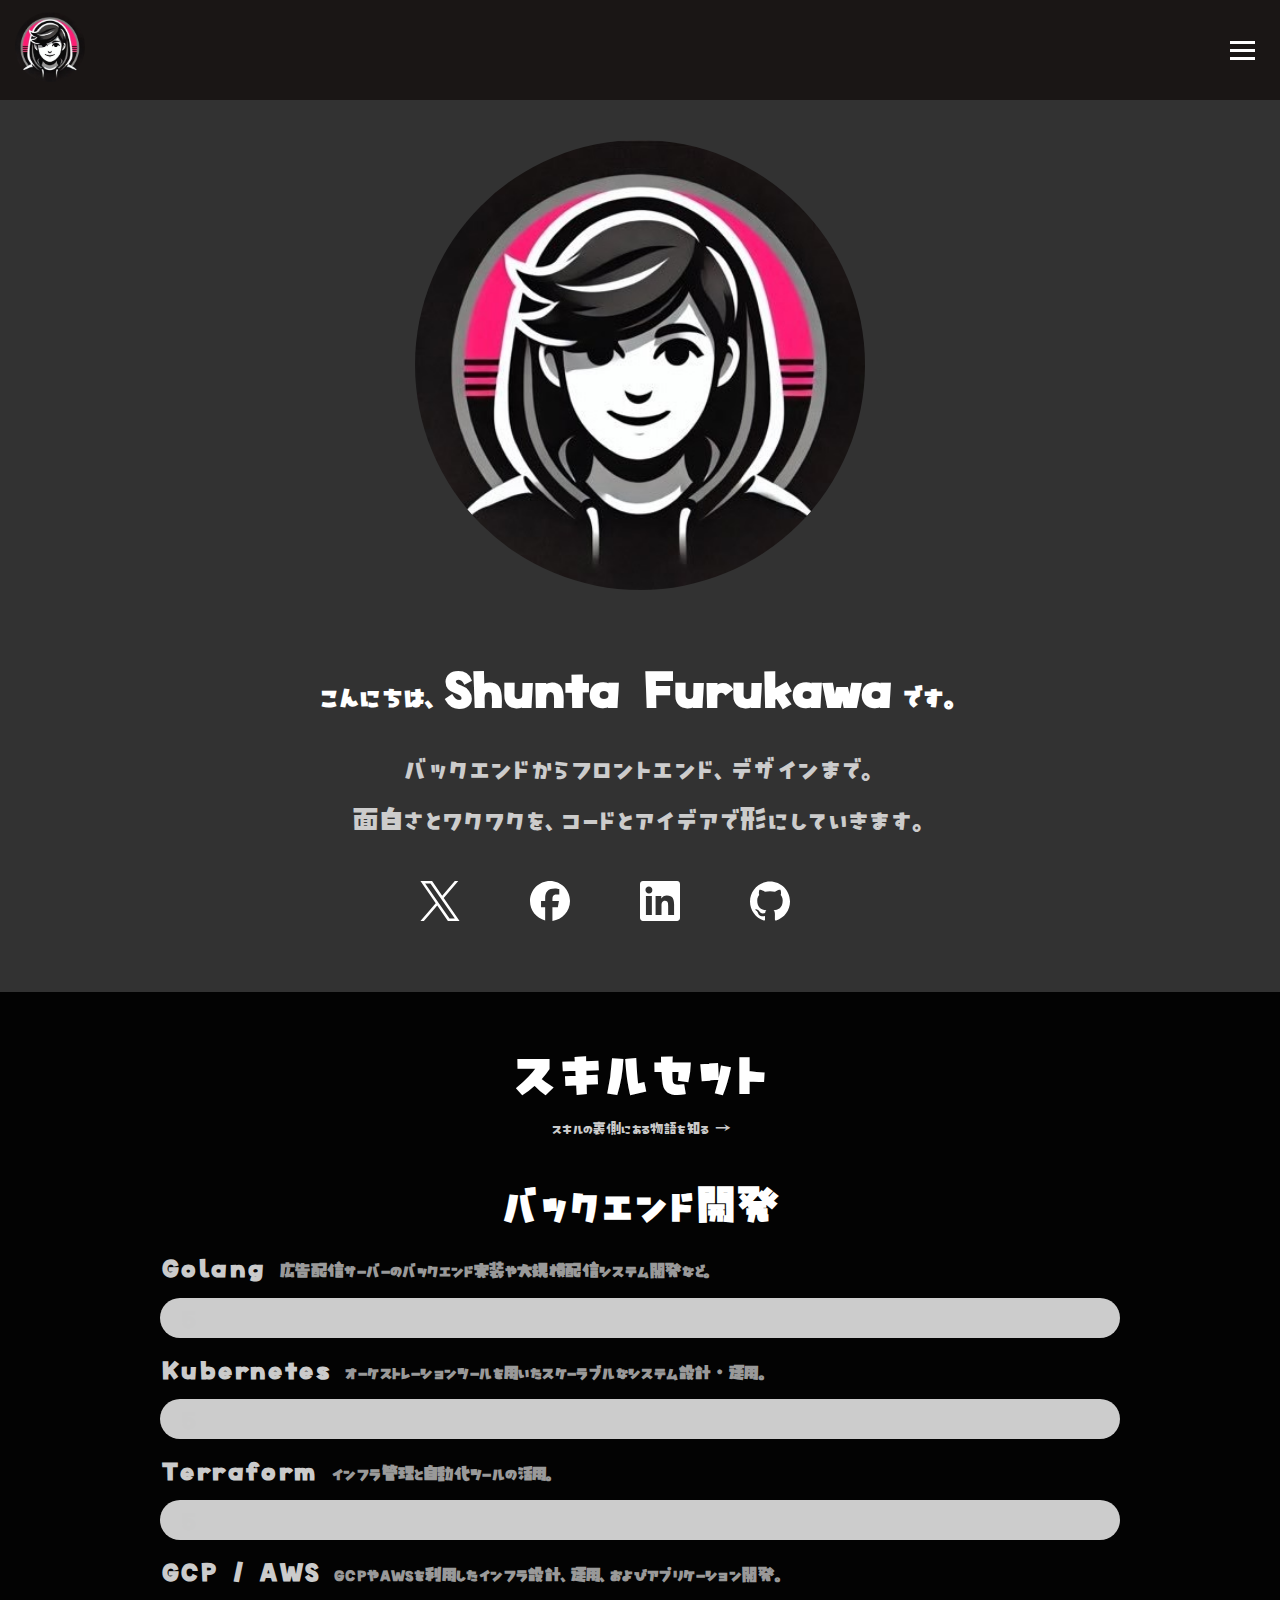
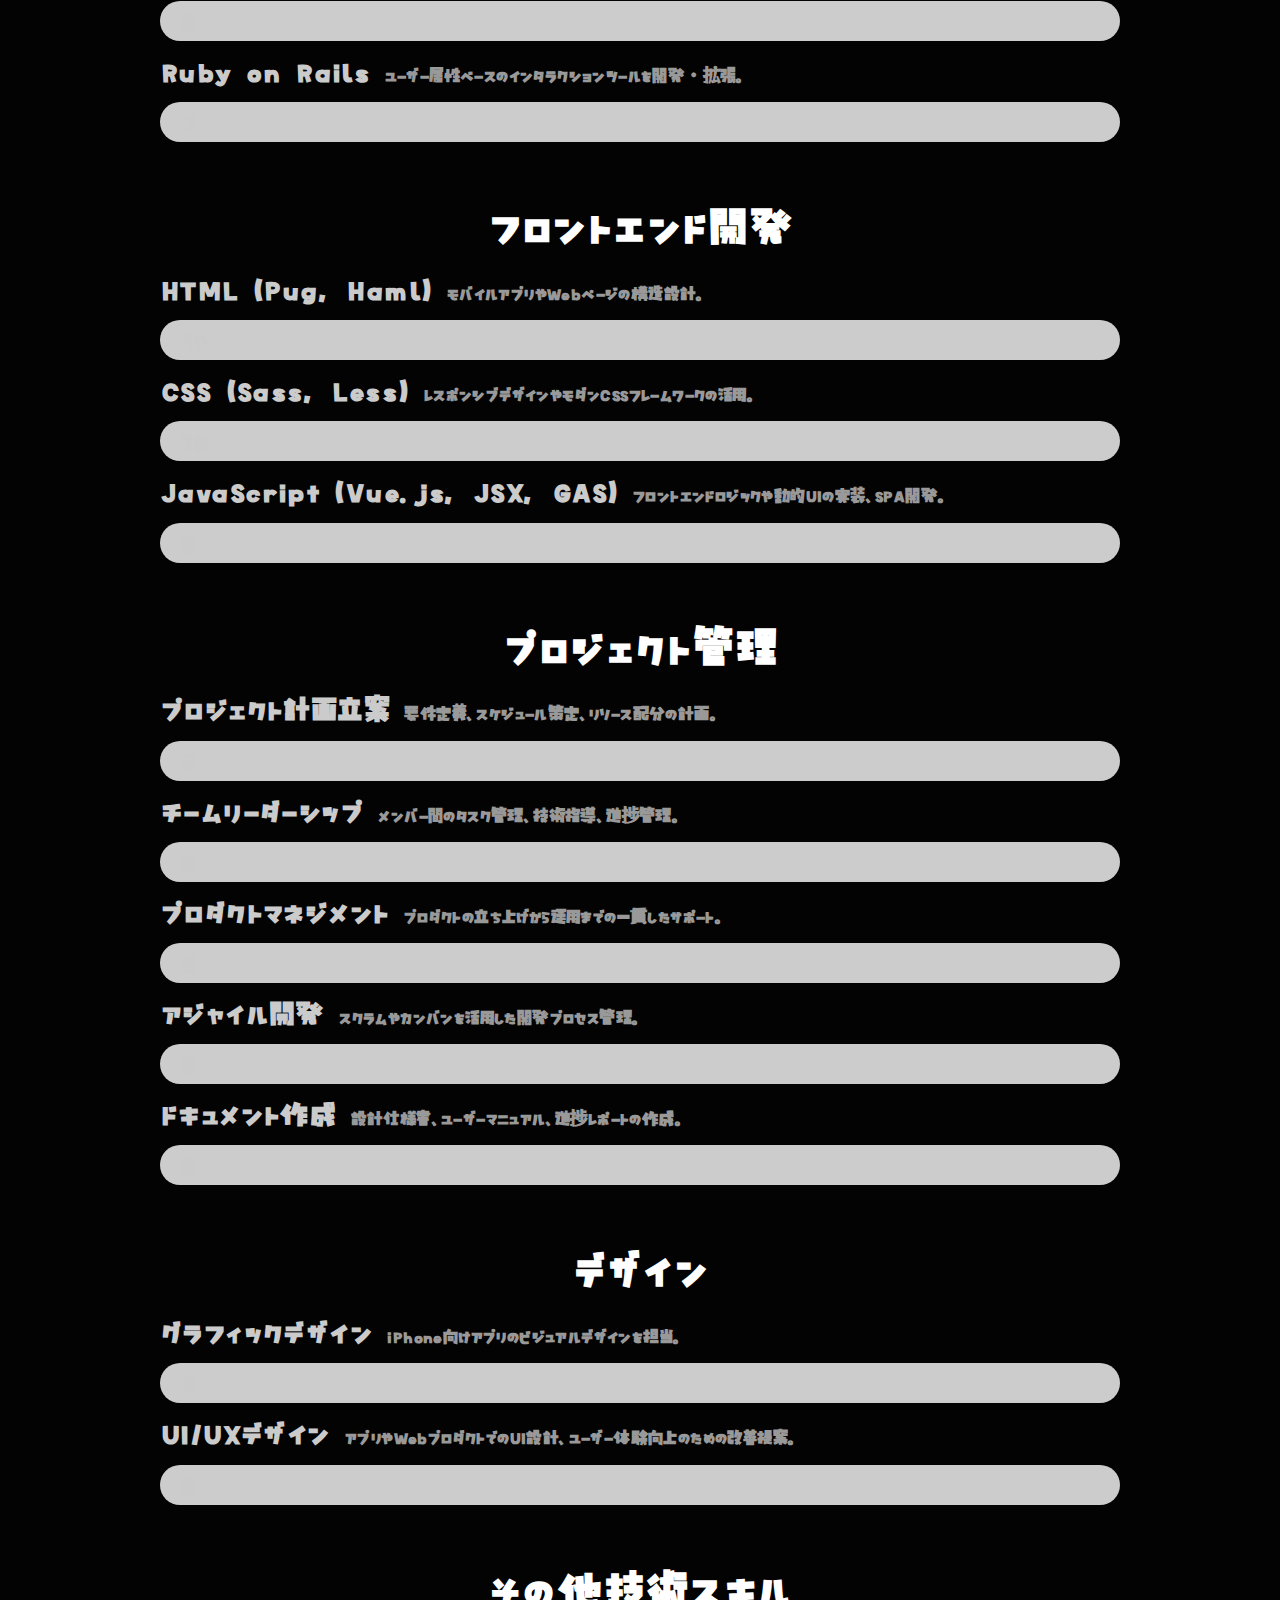
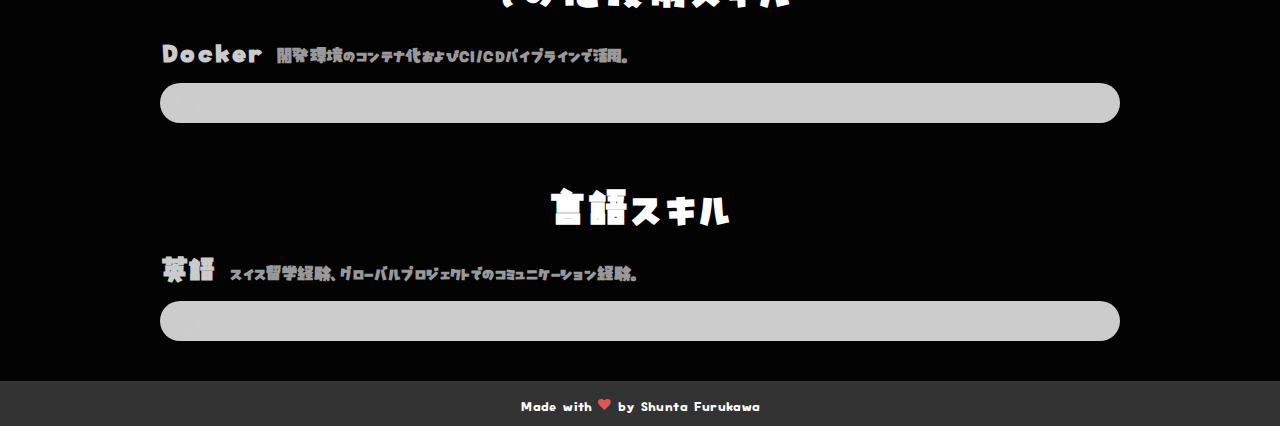
<file: index.html>
<!DOCTYPE html>
<html lang="ja-jp" dir="ltr">
<head>
	<meta name="generator" content="Hugo 0.136.5">
  <meta charset="utf-8">
<meta name="viewport" content="width=device-width">
<title>SHUNTA FURUKAWA INFO</title>
<link href="https://cdnjs.cloudflare.com/ajax/libs/font-awesome/5.15.4/css/all.min.css" rel="stylesheet">
      <link rel="stylesheet" href="/css/main.min.37e40f3db4b7b4beaa5b6bae502eb9a7ab875fb61dcad52193bae7ffc1e4aca1.css" integrity="sha256-N&#43;QPPbS3tL6qW2uuUC65p6uHX7YdytUhk7rn/8HkrKE=" crossorigin="anonymous">
      <link rel="stylesheet" href="/css/siteheader.min.ee439b2a65da3a372eb3129ac5d64896f19f8466fcc5ba445c0b07a469f6e5af.css" integrity="sha256-7kObKmXaOjcusxKaxdZIlvGfhGb8xbpEXAsHpGn25a8=" crossorigin="anonymous">
      <link rel="stylesheet" href="/css/hero.min.afe97291194af1651f653cf6446d563c32e62fc70b931c62ac506ac0c5f72462.css" integrity="sha256-r&#43;lykRlK8WUfZTz2RG1WPDLmL8cLkxxirFBqwMX3JGI=" crossorigin="anonymous">
      <link rel="stylesheet" href="/css/skill.min.49ddcccf6b79b91138f3eb9bac198bbe6d2908c22fcb3b846d89e0dc84bd846e.css" integrity="sha256-Sd3Mz2t5uRE48&#43;ubrBmLvm0pCMIvyzuEbYng3IS9hG4=" crossorigin="anonymous">
      <link rel="stylesheet" href="/css/story.min.2c03adc0a497ef9f1cb363e1564ef876e8c4d0dd198dc8c2eea7a1d7c4a4311c.css" integrity="sha256-LAOtwKSX758cs2PhVk74dujE0N0ZjcjC7qeh18SkMRw=" crossorigin="anonymous">

      <script src="/js/main.ec98bf5b0d024d700711d8d9991bebeb15953573c4cd37b6d0f33d5e5ed07750.js" integrity="sha256-7Ji/Ww0CTXAHEdjZmRvr6xWVNXPEzTe20PM9Xl7Qd1A=" crossorigin="anonymous"></script>


</head>
<body>
  <header class="site-header">
    <div class="container">
        
        <div class="logo">
            <a href="/">
                <img src="/images/logo.jpg" alt="Logo" />
            </a>
        </div>

        
        <div class="menu-toggle" id="menu-toggle">
            <span></span>
            <span></span>
            <span></span>
        </div>
    </div>
</header>


<div class="menu-drawer" id="menu-drawer">
    <div class="menu-drawer-content">
        <button class="menu-close" id="menu-close"></button> 
        
  <nav class="menu-links">
    <ul>
    <li>
      <a href="/">ホーム</a>
    </li>
    <li>
      <a href="/story">ストーリー</a>
    </li>
    </ul>
  </nav>

        <div class="menu-socials">
            <a href="https://x.com/shunta_furukawa" target="_blank"><svg xmlns="http://www.w3.org/2000/svg" width="1200" height="1227" viewBox="0 0 1200 1227">
    <path fill="#000"
        d="M714.163 519.284 1160.89 0h-105.86L667.137 450.887 357.328 0H0l468.492 681.821L0 1226.37h105.866l409.625-476.152 327.181 476.152H1200L714.137 519.284h.026ZM569.165 687.828l-47.468-67.894-377.686-540.24h162.604l304.797 435.991 47.468 67.894 396.2 566.721H892.476L569.165 687.854v-.026Z" />
</svg></a>
            <a href="https://www.facebook.com/shunta.furukawa" target="_blank"><svg role="img" viewBox="0 0 24 24" xmlns="http://www.w3.org/2000/svg">
    <title>Facebook</title>
    <path
        d="M9.101 23.691v-7.98H6.627v-3.667h2.474v-1.58c0-4.085 1.848-5.978 5.858-5.978.401 0 .955.042 1.468.103a8.68 8.68 0 0 1 1.141.195v3.325a8.623 8.623 0 0 0-.653-.036 26.805 26.805 0 0 0-.733-.009c-.707 0-1.259.096-1.675.309a1.686 1.686 0 0 0-.679.622c-.258.42-.374.995-.374 1.752v1.297h3.919l-.386 2.103-.287 1.564h-3.246v8.245C19.396 23.238 24 18.179 24 12.044c0-6.627-5.373-12-12-12s-12 5.373-12 12c0 5.628 3.874 10.35 9.101 11.647Z" />
</svg></a>
            <a href="https://www.linkedin.com/in/shunta-furukawa" target="_blank"><svg width="256" height="256" xmlns="http://www.w3.org/2000/svg" preserveAspectRatio="xMidYMid"
    viewBox="0 0 256 256">
    <path
        d="M218.123 218.127h-37.931v-59.403c0-14.165-.253-32.4-19.728-32.4-19.756 0-22.779 15.434-22.779 31.369v60.43h-37.93V95.967h36.413v16.694h.51a39.907 39.907 0 0 1 35.928-19.733c38.445 0 45.533 25.288 45.533 58.186l-.016 67.013ZM56.955 79.27c-12.157.002-22.014-9.852-22.016-22.009-.002-12.157 9.851-22.014 22.008-22.016 12.157-.003 22.014 9.851 22.016 22.008A22.013 22.013 0 0 1 56.955 79.27m18.966 138.858H37.95V95.967h37.97v122.16ZM237.033.018H18.89C8.58-.098.125 8.161-.001 18.471v219.053c.122 10.315 8.576 18.582 18.89 18.474h218.144c10.336.128 18.823-8.139 18.966-18.474V18.454c-.147-10.33-8.635-18.588-18.966-18.453"
        fill="#currentColor" />
</svg></a>
            <a href="https://github.com/shunta-furukawa" target="_blank"><svg role="img" viewBox="0 0 24 24" xmlns="http://www.w3.org/2000/svg">
    <title>GitHub</title>
    <path
        d="M12 .297c-6.63 0-12 5.373-12 12 0 5.303 3.438 9.8 8.205 11.385.6.113.82-.258.82-.577 0-.285-.01-1.04-.015-2.04-3.338.724-4.042-1.61-4.042-1.61C4.422 18.07 3.633 17.7 3.633 17.7c-1.087-.744.084-.729.084-.729 1.205.084 1.838 1.236 1.838 1.236 1.07 1.835 2.809 1.305 3.495.998.108-.776.417-1.305.76-1.605-2.665-.3-5.466-1.332-5.466-5.93 0-1.31.465-2.38 1.235-3.22-.135-.303-.54-1.523.105-3.176 0 0 1.005-.322 3.3 1.23.96-.267 1.98-.399 3-.405 1.02.006 2.04.138 3 .405 2.28-1.552 3.285-1.23 3.285-1.23.645 1.653.24 2.873.12 3.176.765.84 1.23 1.91 1.23 3.22 0 4.61-2.805 5.625-5.475 5.92.42.36.81 1.096.81 2.22 0 1.606-.015 2.896-.015 3.286 0 .315.21.69.825.57C20.565 22.092 24 17.592 24 12.297c0-6.627-5.373-12-12-12" />
</svg></a>
        </div>
    </div>
</div>
  <main>
    

<section class="hero-container">
  <div class="hero-logo">
    <img src="/images/logo.jpg" alt="Shunta Furukawa Logo">
  </div>
  <div class="hero-text">
    <h1>こんにちは、<span class="name">Shunta Furukawa</span> です。</h1>
    <p>バックエンドからフロントエンド、デザインまで。<br>面白さとワクワクを、コードとアイデアで形にしていきます。</p>
  </div>
  <div class="social-links">
    <a href="https://x.com/shunta_furukawa" target="_blank"><svg xmlns="http://www.w3.org/2000/svg" width="1200" height="1227" viewBox="0 0 1200 1227">
    <path fill="#000"
        d="M714.163 519.284 1160.89 0h-105.86L667.137 450.887 357.328 0H0l468.492 681.821L0 1226.37h105.866l409.625-476.152 327.181 476.152H1200L714.137 519.284h.026ZM569.165 687.828l-47.468-67.894-377.686-540.24h162.604l304.797 435.991 47.468 67.894 396.2 566.721H892.476L569.165 687.854v-.026Z" />
</svg></a>
    <a href="https://www.facebook.com/shunta.furukawa" target="_blank"><svg role="img" viewBox="0 0 24 24" xmlns="http://www.w3.org/2000/svg">
    <title>Facebook</title>
    <path
        d="M9.101 23.691v-7.98H6.627v-3.667h2.474v-1.58c0-4.085 1.848-5.978 5.858-5.978.401 0 .955.042 1.468.103a8.68 8.68 0 0 1 1.141.195v3.325a8.623 8.623 0 0 0-.653-.036 26.805 26.805 0 0 0-.733-.009c-.707 0-1.259.096-1.675.309a1.686 1.686 0 0 0-.679.622c-.258.42-.374.995-.374 1.752v1.297h3.919l-.386 2.103-.287 1.564h-3.246v8.245C19.396 23.238 24 18.179 24 12.044c0-6.627-5.373-12-12-12s-12 5.373-12 12c0 5.628 3.874 10.35 9.101 11.647Z" />
</svg></a>
    <a href="https://www.linkedin.com/in/shunta-furukawa" target="_blank"><svg width="256" height="256" xmlns="http://www.w3.org/2000/svg" preserveAspectRatio="xMidYMid"
    viewBox="0 0 256 256">
    <path
        d="M218.123 218.127h-37.931v-59.403c0-14.165-.253-32.4-19.728-32.4-19.756 0-22.779 15.434-22.779 31.369v60.43h-37.93V95.967h36.413v16.694h.51a39.907 39.907 0 0 1 35.928-19.733c38.445 0 45.533 25.288 45.533 58.186l-.016 67.013ZM56.955 79.27c-12.157.002-22.014-9.852-22.016-22.009-.002-12.157 9.851-22.014 22.008-22.016 12.157-.003 22.014 9.851 22.016 22.008A22.013 22.013 0 0 1 56.955 79.27m18.966 138.858H37.95V95.967h37.97v122.16ZM237.033.018H18.89C8.58-.098.125 8.161-.001 18.471v219.053c.122 10.315 8.576 18.582 18.89 18.474h218.144c10.336.128 18.823-8.139 18.966-18.474V18.454c-.147-10.33-8.635-18.588-18.966-18.453"
        fill="#currentColor" />
</svg></a>
    <a href="https://github.com/shunta-furukawa" target="_blank"><svg role="img" viewBox="0 0 24 24" xmlns="http://www.w3.org/2000/svg">
    <title>GitHub</title>
    <path
        d="M12 .297c-6.63 0-12 5.373-12 12 0 5.303 3.438 9.8 8.205 11.385.6.113.82-.258.82-.577 0-.285-.01-1.04-.015-2.04-3.338.724-4.042-1.61-4.042-1.61C4.422 18.07 3.633 17.7 3.633 17.7c-1.087-.744.084-.729.084-.729 1.205.084 1.838 1.236 1.838 1.236 1.07 1.835 2.809 1.305 3.495.998.108-.776.417-1.305.76-1.605-2.665-.3-5.466-1.332-5.466-5.93 0-1.31.465-2.38 1.235-3.22-.135-.303-.54-1.523.105-3.176 0 0 1.005-.322 3.3 1.23.96-.267 1.98-.399 3-.405 1.02.006 2.04.138 3 .405 2.28-1.552 3.285-1.23 3.285-1.23.645 1.653.24 2.873.12 3.176.765.84 1.23 1.91 1.23 3.22 0 4.61-2.805 5.625-5.475 5.92.42.36.81 1.096.81 2.22 0 1.606-.015 2.896-.015 3.286 0 .315.21.69.825.57C20.565 22.092 24 17.592 24 12.297c0-6.627-5.373-12-12-12" />
</svg></a>
  </div>
</section>

<section class="skill-container">
  <h1>スキルセット</h1>
  <div class="story-link">
    <a href="/story/" class="button">スキルの裏側にある物語を知る → </a>
  </div>
  
  <div class="skill-section">
    <h2>バックエンド開発</h2>
    
    <div class="skill">
        <h3>Golang <small>広告配信サーバーのバックエンド実装や大規模配信システム開発など。</small></h3>
        <div class="bar-container">
            <div class="bar" data-colors="#4D9DE0" data-years="5">5年</div>
        </div>
    </div>
    
    <div class="skill">
        <h3>Kubernetes <small>オーケストレーションツールを用いたスケーラブルなシステム設計・運用。</small></h3>
        <div class="bar-container">
            <div class="bar" data-colors="#4D9DE0" data-years="5">5年</div>
        </div>
    </div>
    
    <div class="skill">
        <h3>Terraform <small>インフラ管理と自動化ツールの活用。</small></h3>
        <div class="bar-container">
            <div class="bar" data-colors="#4D9DE0" data-years="5">5年</div>
        </div>
    </div>
    
    <div class="skill">
        <h3>GCP / AWS <small>GCPやAWSを利用したインフラ設計、運用、およびアプリケーション開発。</small></h3>
        <div class="bar-container">
            <div class="bar" data-colors="#4D9DE0" data-years="5">5年</div>
        </div>
    </div>
    
    <div class="skill">
        <h3>Ruby on Rails <small>ユーザー属性ベースのインタラクションツールを開発・拡張。</small></h3>
        <div class="bar-container">
            <div class="bar" data-colors="#4D9DE0" data-years="3">3年</div>
        </div>
    </div>
    
</div>

  
  <div class="skill-section">
    <h2>フロントエンド開発</h2>
    
    <div class="skill">
        <h3>HTML (Pug, Haml) <small>モバイルアプリやWebページの構造設計。</small></h3>
        <div class="bar-container">
            <div class="bar" data-colors="#E15554" data-years="10">10年</div>
        </div>
    </div>
    
    <div class="skill">
        <h3>CSS (Sass, Less) <small>レスポンシブデザインやモダンCSSフレームワークの活用。</small></h3>
        <div class="bar-container">
            <div class="bar" data-colors="#E15554" data-years="10">10年</div>
        </div>
    </div>
    
    <div class="skill">
        <h3>JavaScript (Vue.js, JSX, GAS) <small>フロントエンドロジックや動的UIの実装、SPA開発。</small></h3>
        <div class="bar-container">
            <div class="bar" data-colors="#E15554" data-years="8">8年</div>
        </div>
    </div>
    
</div>

  
  <div class="skill-section">
    <h2>プロジェクト管理</h2>
    
    <div class="skill">
        <h3>プロジェクト計画立案 <small>要件定義、スケジュール策定、リソース配分の計画。</small></h3>
        <div class="bar-container">
            <div class="bar" data-colors="#BAAB23" data-years="8">8年</div>
        </div>
    </div>
    
    <div class="skill">
        <h3>チームリーダーシップ <small>メンバー間のタスク管理、技術指導、進捗管理。</small></h3>
        <div class="bar-container">
            <div class="bar" data-colors="#BAAB23" data-years="8">8年</div>
        </div>
    </div>
    
    <div class="skill">
        <h3>プロダクトマネジメント <small>プロダクトの立ち上げから運用までの一貫したサポート。</small></h3>
        <div class="bar-container">
            <div class="bar" data-colors="#BAAB23" data-years="5">5年</div>
        </div>
    </div>
    
    <div class="skill">
        <h3>アジャイル開発 <small>スクラムやカンバンを活用した開発プロセス管理。</small></h3>
        <div class="bar-container">
            <div class="bar" data-colors="#BAAB23" data-years="5">5年</div>
        </div>
    </div>
    
    <div class="skill">
        <h3>ドキュメント作成 <small>設計仕様書、ユーザーマニュアル、進捗レポートの作成。</small></h3>
        <div class="bar-container">
            <div class="bar" data-colors="#BAAB23" data-years="8">8年</div>
        </div>
    </div>
    
</div>

  
  <div class="skill-section">
    <h2>デザイン</h2>
    
    <div class="skill">
        <h3>グラフィックデザイン <small>iPhone向けアプリのビジュアルデザインを担当。</small></h3>
        <div class="bar-container">
            <div class="bar" data-colors="#7768AE" data-years="3">3年</div>
        </div>
    </div>
    
    <div class="skill">
        <h3>UI/UXデザイン <small>アプリやWebプロダクトでのUI設計、ユーザー体験向上のための改善提案。</small></h3>
        <div class="bar-container">
            <div class="bar" data-colors="#7768AE" data-years="8">8年</div>
        </div>
    </div>
    
</div>

  
  <div class="skill-section">
    <h2>その他技術スキル</h2>
    
    <div class="skill">
        <h3>Docker <small>開発環境のコンテナ化およびCI/CDパイプラインで活用。</small></h3>
        <div class="bar-container">
            <div class="bar" data-colors="#3BB273" data-years="5">5年</div>
        </div>
    </div>
    
</div>

  
  <div class="skill-section">
    <h2>言語スキル</h2>
    
    <div class="skill">
        <h3>英語 <small>スイス留学経験、グローバルプロジェクトでのコミュニケーション経験。</small></h3>
        <div class="bar-container">
            <div class="bar" data-colors="#34495e" data-years="8">8年</div>
        </div>
    </div>
    
</div>

  
</section>





  </main>
  <footer class="footer">
    <p>Made with <svg viewBox="0 0 1792 1792" preserveAspectRatio="xMidYMid meet" xmlns="http://www.w3.org/2000/svg" style="height: 0.8rem;"><path d="M896 1664q-26 0-44-18l-624-602q-10-8-27.5-26T145 952.5 77 855 23.5 734 0 596q0-220 127-344t351-124q62 0 126.5 21.5t120 58T820 276t76 68q36-36 76-68t95.5-68.5 120-58T1314 128q224 0 351 124t127 344q0 221-229 450l-623 600q-18 18-44 18z" fill="#e25555"></path></svg> by Shunta Furukawa</p>
</footer>

</body>
</html>
</file>
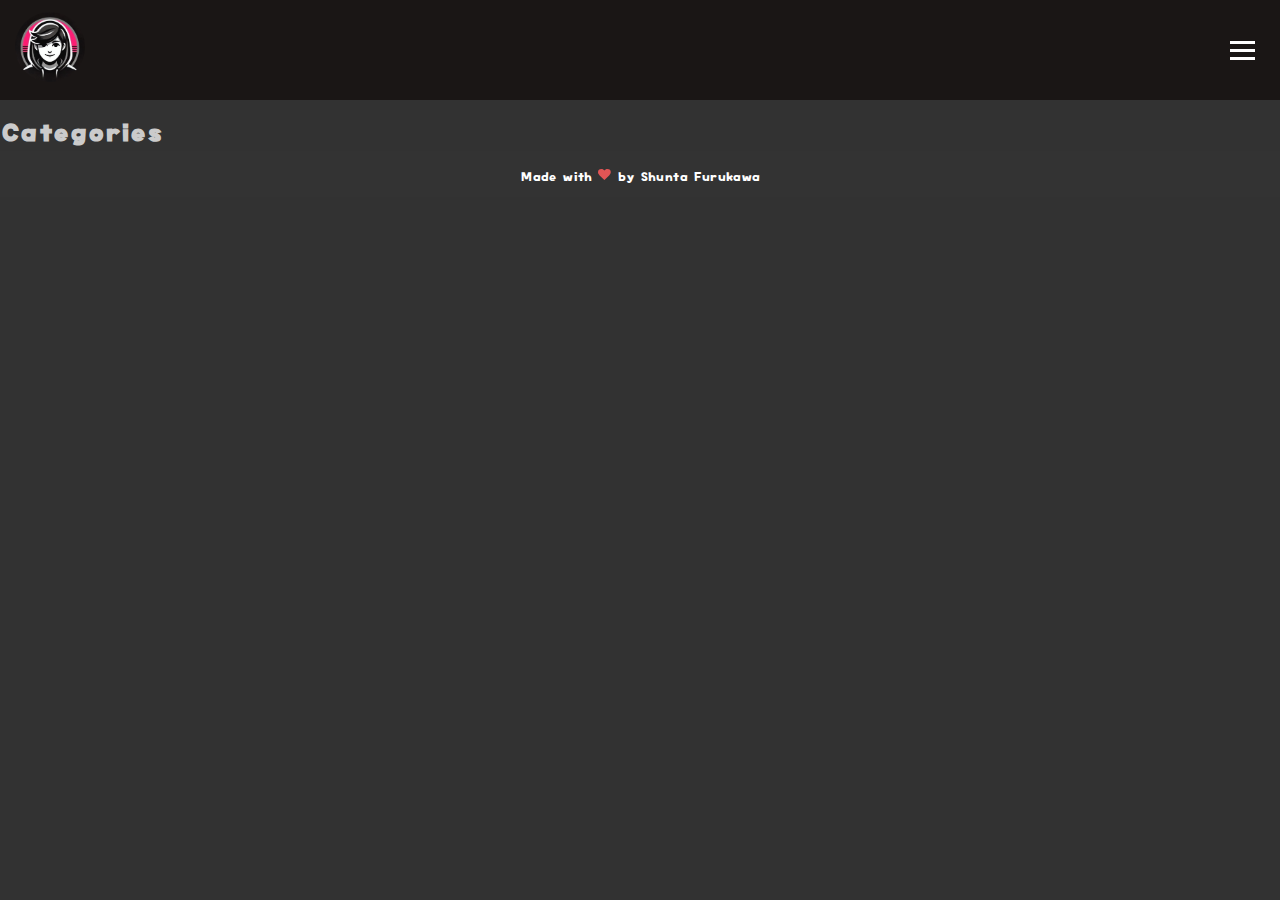
<file: categories/index.html>
<!DOCTYPE html>
<html lang="ja-jp" dir="ltr">
<head>
  <meta charset="utf-8">
<meta name="viewport" content="width=device-width">
<title>Categories | SHUNTA FURUKAWA INFO</title>
<link href="https://cdnjs.cloudflare.com/ajax/libs/font-awesome/5.15.4/css/all.min.css" rel="stylesheet">
      <link rel="stylesheet" href="/css/main.min.37e40f3db4b7b4beaa5b6bae502eb9a7ab875fb61dcad52193bae7ffc1e4aca1.css" integrity="sha256-N&#43;QPPbS3tL6qW2uuUC65p6uHX7YdytUhk7rn/8HkrKE=" crossorigin="anonymous">
      <link rel="stylesheet" href="/css/siteheader.min.ee439b2a65da3a372eb3129ac5d64896f19f8466fcc5ba445c0b07a469f6e5af.css" integrity="sha256-7kObKmXaOjcusxKaxdZIlvGfhGb8xbpEXAsHpGn25a8=" crossorigin="anonymous">
      <link rel="stylesheet" href="/css/hero.min.afe97291194af1651f653cf6446d563c32e62fc70b931c62ac506ac0c5f72462.css" integrity="sha256-r&#43;lykRlK8WUfZTz2RG1WPDLmL8cLkxxirFBqwMX3JGI=" crossorigin="anonymous">
      <link rel="stylesheet" href="/css/skill.min.49ddcccf6b79b91138f3eb9bac198bbe6d2908c22fcb3b846d89e0dc84bd846e.css" integrity="sha256-Sd3Mz2t5uRE48&#43;ubrBmLvm0pCMIvyzuEbYng3IS9hG4=" crossorigin="anonymous">
      <link rel="stylesheet" href="/css/story.min.2c03adc0a497ef9f1cb363e1564ef876e8c4d0dd198dc8c2eea7a1d7c4a4311c.css" integrity="sha256-LAOtwKSX758cs2PhVk74dujE0N0ZjcjC7qeh18SkMRw=" crossorigin="anonymous">

      <script src="/js/main.ec98bf5b0d024d700711d8d9991bebeb15953573c4cd37b6d0f33d5e5ed07750.js" integrity="sha256-7Ji/Ww0CTXAHEdjZmRvr6xWVNXPEzTe20PM9Xl7Qd1A=" crossorigin="anonymous"></script>


</head>
<body>
  <header class="site-header">
    <div class="container">
        
        <div class="logo">
            <a href="/">
                <img src="/images/logo.jpg" alt="Logo" />
            </a>
        </div>

        
        <div class="menu-toggle" id="menu-toggle">
            <span></span>
            <span></span>
            <span></span>
        </div>
    </div>
</header>


<div class="menu-drawer" id="menu-drawer">
    <div class="menu-drawer-content">
        <button class="menu-close" id="menu-close"></button> 
        
  <nav class="menu-links">
    <ul>
    <li>
      <a href="/">ホーム</a>
    </li>
    <li>
      <a href="/story">ストーリー</a>
    </li>
    </ul>
  </nav>

        <div class="menu-socials">
            <a href="https://x.com/shunta_furukawa" target="_blank"><svg xmlns="http://www.w3.org/2000/svg" width="1200" height="1227" viewBox="0 0 1200 1227">
    <path fill="#000"
        d="M714.163 519.284 1160.89 0h-105.86L667.137 450.887 357.328 0H0l468.492 681.821L0 1226.37h105.866l409.625-476.152 327.181 476.152H1200L714.137 519.284h.026ZM569.165 687.828l-47.468-67.894-377.686-540.24h162.604l304.797 435.991 47.468 67.894 396.2 566.721H892.476L569.165 687.854v-.026Z" />
</svg></a>
            <a href="https://www.facebook.com/shunta.furukawa" target="_blank"><svg role="img" viewBox="0 0 24 24" xmlns="http://www.w3.org/2000/svg">
    <title>Facebook</title>
    <path
        d="M9.101 23.691v-7.98H6.627v-3.667h2.474v-1.58c0-4.085 1.848-5.978 5.858-5.978.401 0 .955.042 1.468.103a8.68 8.68 0 0 1 1.141.195v3.325a8.623 8.623 0 0 0-.653-.036 26.805 26.805 0 0 0-.733-.009c-.707 0-1.259.096-1.675.309a1.686 1.686 0 0 0-.679.622c-.258.42-.374.995-.374 1.752v1.297h3.919l-.386 2.103-.287 1.564h-3.246v8.245C19.396 23.238 24 18.179 24 12.044c0-6.627-5.373-12-12-12s-12 5.373-12 12c0 5.628 3.874 10.35 9.101 11.647Z" />
</svg></a>
            <a href="https://www.linkedin.com/in/shunta-furukawa" target="_blank"><svg width="256" height="256" xmlns="http://www.w3.org/2000/svg" preserveAspectRatio="xMidYMid"
    viewBox="0 0 256 256">
    <path
        d="M218.123 218.127h-37.931v-59.403c0-14.165-.253-32.4-19.728-32.4-19.756 0-22.779 15.434-22.779 31.369v60.43h-37.93V95.967h36.413v16.694h.51a39.907 39.907 0 0 1 35.928-19.733c38.445 0 45.533 25.288 45.533 58.186l-.016 67.013ZM56.955 79.27c-12.157.002-22.014-9.852-22.016-22.009-.002-12.157 9.851-22.014 22.008-22.016 12.157-.003 22.014 9.851 22.016 22.008A22.013 22.013 0 0 1 56.955 79.27m18.966 138.858H37.95V95.967h37.97v122.16ZM237.033.018H18.89C8.58-.098.125 8.161-.001 18.471v219.053c.122 10.315 8.576 18.582 18.89 18.474h218.144c10.336.128 18.823-8.139 18.966-18.474V18.454c-.147-10.33-8.635-18.588-18.966-18.453"
        fill="#currentColor" />
</svg></a>
            <a href="https://github.com/shunta-furukawa" target="_blank"><svg role="img" viewBox="0 0 24 24" xmlns="http://www.w3.org/2000/svg">
    <title>GitHub</title>
    <path
        d="M12 .297c-6.63 0-12 5.373-12 12 0 5.303 3.438 9.8 8.205 11.385.6.113.82-.258.82-.577 0-.285-.01-1.04-.015-2.04-3.338.724-4.042-1.61-4.042-1.61C4.422 18.07 3.633 17.7 3.633 17.7c-1.087-.744.084-.729.084-.729 1.205.084 1.838 1.236 1.838 1.236 1.07 1.835 2.809 1.305 3.495.998.108-.776.417-1.305.76-1.605-2.665-.3-5.466-1.332-5.466-5.93 0-1.31.465-2.38 1.235-3.22-.135-.303-.54-1.523.105-3.176 0 0 1.005-.322 3.3 1.23.96-.267 1.98-.399 3-.405 1.02.006 2.04.138 3 .405 2.28-1.552 3.285-1.23 3.285-1.23.645 1.653.24 2.873.12 3.176.765.84 1.23 1.91 1.23 3.22 0 4.61-2.805 5.625-5.475 5.92.42.36.81 1.096.81 2.22 0 1.606-.015 2.896-.015 3.286 0 .315.21.69.825.57C20.565 22.092 24 17.592 24 12.297c0-6.627-5.373-12-12-12" />
</svg></a>
        </div>
    </div>
</div>
  <main>
    
  <h1>Categories</h1>
  
  

  </main>
  <footer class="footer">
    <p>Made with <svg viewBox="0 0 1792 1792" preserveAspectRatio="xMidYMid meet" xmlns="http://www.w3.org/2000/svg" style="height: 0.8rem;"><path d="M896 1664q-26 0-44-18l-624-602q-10-8-27.5-26T145 952.5 77 855 23.5 734 0 596q0-220 127-344t351-124q62 0 126.5 21.5t120 58T820 276t76 68q36-36 76-68t95.5-68.5 120-58T1314 128q224 0 351 124t127 344q0 221-229 450l-623 600q-18 18-44 18z" fill="#e25555"></path></svg> by Shunta Furukawa</p>
</footer>

</body>
</html>
</file>
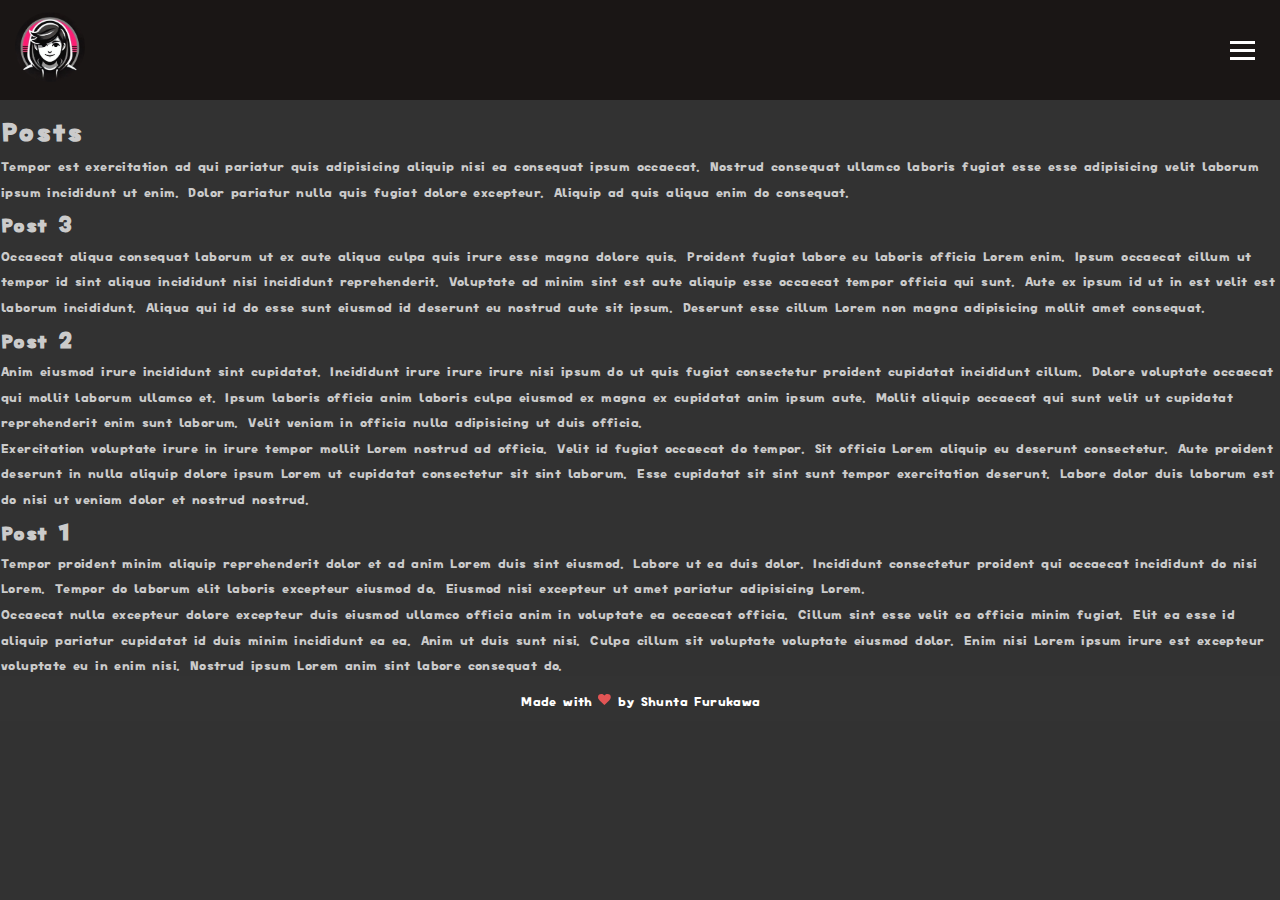
<file: posts/index.html>
<!DOCTYPE html>
<html lang="ja-jp" dir="ltr">
<head>
  <meta charset="utf-8">
<meta name="viewport" content="width=device-width">
<title>Posts | SHUNTA FURUKAWA INFO</title>
<link href="https://cdnjs.cloudflare.com/ajax/libs/font-awesome/5.15.4/css/all.min.css" rel="stylesheet">
      <link rel="stylesheet" href="/css/main.min.37e40f3db4b7b4beaa5b6bae502eb9a7ab875fb61dcad52193bae7ffc1e4aca1.css" integrity="sha256-N&#43;QPPbS3tL6qW2uuUC65p6uHX7YdytUhk7rn/8HkrKE=" crossorigin="anonymous">
      <link rel="stylesheet" href="/css/siteheader.min.ee439b2a65da3a372eb3129ac5d64896f19f8466fcc5ba445c0b07a469f6e5af.css" integrity="sha256-7kObKmXaOjcusxKaxdZIlvGfhGb8xbpEXAsHpGn25a8=" crossorigin="anonymous">
      <link rel="stylesheet" href="/css/hero.min.afe97291194af1651f653cf6446d563c32e62fc70b931c62ac506ac0c5f72462.css" integrity="sha256-r&#43;lykRlK8WUfZTz2RG1WPDLmL8cLkxxirFBqwMX3JGI=" crossorigin="anonymous">
      <link rel="stylesheet" href="/css/skill.min.49ddcccf6b79b91138f3eb9bac198bbe6d2908c22fcb3b846d89e0dc84bd846e.css" integrity="sha256-Sd3Mz2t5uRE48&#43;ubrBmLvm0pCMIvyzuEbYng3IS9hG4=" crossorigin="anonymous">
      <link rel="stylesheet" href="/css/story.min.2c03adc0a497ef9f1cb363e1564ef876e8c4d0dd198dc8c2eea7a1d7c4a4311c.css" integrity="sha256-LAOtwKSX758cs2PhVk74dujE0N0ZjcjC7qeh18SkMRw=" crossorigin="anonymous">

      <script src="/js/main.ec98bf5b0d024d700711d8d9991bebeb15953573c4cd37b6d0f33d5e5ed07750.js" integrity="sha256-7Ji/Ww0CTXAHEdjZmRvr6xWVNXPEzTe20PM9Xl7Qd1A=" crossorigin="anonymous"></script>


</head>
<body>
  <header class="site-header">
    <div class="container">
        
        <div class="logo">
            <a href="/">
                <img src="/images/logo.jpg" alt="Logo" />
            </a>
        </div>

        
        <div class="menu-toggle" id="menu-toggle">
            <span></span>
            <span></span>
            <span></span>
        </div>
    </div>
</header>


<div class="menu-drawer" id="menu-drawer">
    <div class="menu-drawer-content">
        <button class="menu-close" id="menu-close"></button> 
        
  <nav class="menu-links">
    <ul>
    <li>
      <a href="/">ホーム</a>
    </li>
    <li>
      <a href="/story">ストーリー</a>
    </li>
    </ul>
  </nav>

        <div class="menu-socials">
            <a href="https://x.com/shunta_furukawa" target="_blank"><svg xmlns="http://www.w3.org/2000/svg" width="1200" height="1227" viewBox="0 0 1200 1227">
    <path fill="#000"
        d="M714.163 519.284 1160.89 0h-105.86L667.137 450.887 357.328 0H0l468.492 681.821L0 1226.37h105.866l409.625-476.152 327.181 476.152H1200L714.137 519.284h.026ZM569.165 687.828l-47.468-67.894-377.686-540.24h162.604l304.797 435.991 47.468 67.894 396.2 566.721H892.476L569.165 687.854v-.026Z" />
</svg></a>
            <a href="https://www.facebook.com/shunta.furukawa" target="_blank"><svg role="img" viewBox="0 0 24 24" xmlns="http://www.w3.org/2000/svg">
    <title>Facebook</title>
    <path
        d="M9.101 23.691v-7.98H6.627v-3.667h2.474v-1.58c0-4.085 1.848-5.978 5.858-5.978.401 0 .955.042 1.468.103a8.68 8.68 0 0 1 1.141.195v3.325a8.623 8.623 0 0 0-.653-.036 26.805 26.805 0 0 0-.733-.009c-.707 0-1.259.096-1.675.309a1.686 1.686 0 0 0-.679.622c-.258.42-.374.995-.374 1.752v1.297h3.919l-.386 2.103-.287 1.564h-3.246v8.245C19.396 23.238 24 18.179 24 12.044c0-6.627-5.373-12-12-12s-12 5.373-12 12c0 5.628 3.874 10.35 9.101 11.647Z" />
</svg></a>
            <a href="https://www.linkedin.com/in/shunta-furukawa" target="_blank"><svg width="256" height="256" xmlns="http://www.w3.org/2000/svg" preserveAspectRatio="xMidYMid"
    viewBox="0 0 256 256">
    <path
        d="M218.123 218.127h-37.931v-59.403c0-14.165-.253-32.4-19.728-32.4-19.756 0-22.779 15.434-22.779 31.369v60.43h-37.93V95.967h36.413v16.694h.51a39.907 39.907 0 0 1 35.928-19.733c38.445 0 45.533 25.288 45.533 58.186l-.016 67.013ZM56.955 79.27c-12.157.002-22.014-9.852-22.016-22.009-.002-12.157 9.851-22.014 22.008-22.016 12.157-.003 22.014 9.851 22.016 22.008A22.013 22.013 0 0 1 56.955 79.27m18.966 138.858H37.95V95.967h37.97v122.16ZM237.033.018H18.89C8.58-.098.125 8.161-.001 18.471v219.053c.122 10.315 8.576 18.582 18.89 18.474h218.144c10.336.128 18.823-8.139 18.966-18.474V18.454c-.147-10.33-8.635-18.588-18.966-18.453"
        fill="#currentColor" />
</svg></a>
            <a href="https://github.com/shunta-furukawa" target="_blank"><svg role="img" viewBox="0 0 24 24" xmlns="http://www.w3.org/2000/svg">
    <title>GitHub</title>
    <path
        d="M12 .297c-6.63 0-12 5.373-12 12 0 5.303 3.438 9.8 8.205 11.385.6.113.82-.258.82-.577 0-.285-.01-1.04-.015-2.04-3.338.724-4.042-1.61-4.042-1.61C4.422 18.07 3.633 17.7 3.633 17.7c-1.087-.744.084-.729.084-.729 1.205.084 1.838 1.236 1.838 1.236 1.07 1.835 2.809 1.305 3.495.998.108-.776.417-1.305.76-1.605-2.665-.3-5.466-1.332-5.466-5.93 0-1.31.465-2.38 1.235-3.22-.135-.303-.54-1.523.105-3.176 0 0 1.005-.322 3.3 1.23.96-.267 1.98-.399 3-.405 1.02.006 2.04.138 3 .405 2.28-1.552 3.285-1.23 3.285-1.23.645 1.653.24 2.873.12 3.176.765.84 1.23 1.91 1.23 3.22 0 4.61-2.805 5.625-5.475 5.92.42.36.81 1.096.81 2.22 0 1.606-.015 2.896-.015 3.286 0 .315.21.69.825.57C20.565 22.092 24 17.592 24 12.297c0-6.627-5.373-12-12-12" />
</svg></a>
        </div>
    </div>
</div>
  <main>
    
  <h1>Posts</h1>
  <p>Tempor est exercitation ad qui pariatur quis adipisicing aliquip nisi ea consequat ipsum occaecat. Nostrud consequat ullamco laboris fugiat esse esse adipisicing velit laborum ipsum incididunt ut enim. Dolor pariatur nulla quis fugiat dolore excepteur. Aliquip ad quis aliqua enim do consequat.</p>

  
    <h2><a href="/posts/post-3/">Post 3</a></h2>
    <p>Occaecat aliqua consequat laborum ut ex aute aliqua culpa quis irure esse magna dolore quis. Proident fugiat labore eu laboris officia Lorem enim. Ipsum occaecat cillum ut tempor id sint aliqua incididunt nisi incididunt reprehenderit. Voluptate ad minim sint est aute aliquip esse occaecat tempor officia qui sunt. Aute ex ipsum id ut in est velit est laborum incididunt. Aliqua qui id do esse sunt eiusmod id deserunt eu nostrud aute sit ipsum. Deserunt esse cillum Lorem non magna adipisicing mollit amet consequat.</p>
  
    <h2><a href="/posts/post-2/">Post 2</a></h2>
    <p>Anim eiusmod irure incididunt sint cupidatat. Incididunt irure irure irure nisi ipsum do ut quis fugiat consectetur proident cupidatat incididunt cillum. Dolore voluptate occaecat qui mollit laborum ullamco et. Ipsum laboris officia anim laboris culpa eiusmod ex magna ex cupidatat anim ipsum aute. Mollit aliquip occaecat qui sunt velit ut cupidatat reprehenderit enim sunt laborum. Velit veniam in officia nulla adipisicing ut duis officia.</p>
<p>Exercitation voluptate irure in irure tempor mollit Lorem nostrud ad officia. Velit id fugiat occaecat do tempor. Sit officia Lorem aliquip eu deserunt consectetur. Aute proident deserunt in nulla aliquip dolore ipsum Lorem ut cupidatat consectetur sit sint laborum. Esse cupidatat sit sint sunt tempor exercitation deserunt. Labore dolor duis laborum est do nisi ut veniam dolor et nostrud nostrud.</p>
  
    <h2><a href="/posts/post-1/">Post 1</a></h2>
    <p>Tempor proident minim aliquip reprehenderit dolor et ad anim Lorem duis sint eiusmod. Labore ut ea duis dolor. Incididunt consectetur proident qui occaecat incididunt do nisi Lorem. Tempor do laborum elit laboris excepteur eiusmod do. Eiusmod nisi excepteur ut amet pariatur adipisicing Lorem.</p>
<p>Occaecat nulla excepteur dolore excepteur duis eiusmod ullamco officia anim in voluptate ea occaecat officia. Cillum sint esse velit ea officia minim fugiat. Elit ea esse id aliquip pariatur cupidatat id duis minim incididunt ea ea. Anim ut duis sunt nisi. Culpa cillum sit voluptate voluptate eiusmod dolor. Enim nisi Lorem ipsum irure est excepteur voluptate eu in enim nisi. Nostrud ipsum Lorem anim sint labore consequat do.</p>
  

  </main>
  <footer class="footer">
    <p>Made with <svg viewBox="0 0 1792 1792" preserveAspectRatio="xMidYMid meet" xmlns="http://www.w3.org/2000/svg" style="height: 0.8rem;"><path d="M896 1664q-26 0-44-18l-624-602q-10-8-27.5-26T145 952.5 77 855 23.5 734 0 596q0-220 127-344t351-124q62 0 126.5 21.5t120 58T820 276t76 68q36-36 76-68t95.5-68.5 120-58T1314 128q224 0 351 124t127 344q0 221-229 450l-623 600q-18 18-44 18z" fill="#e25555"></path></svg> by Shunta Furukawa</p>
</footer>

</body>
</html>
</file>
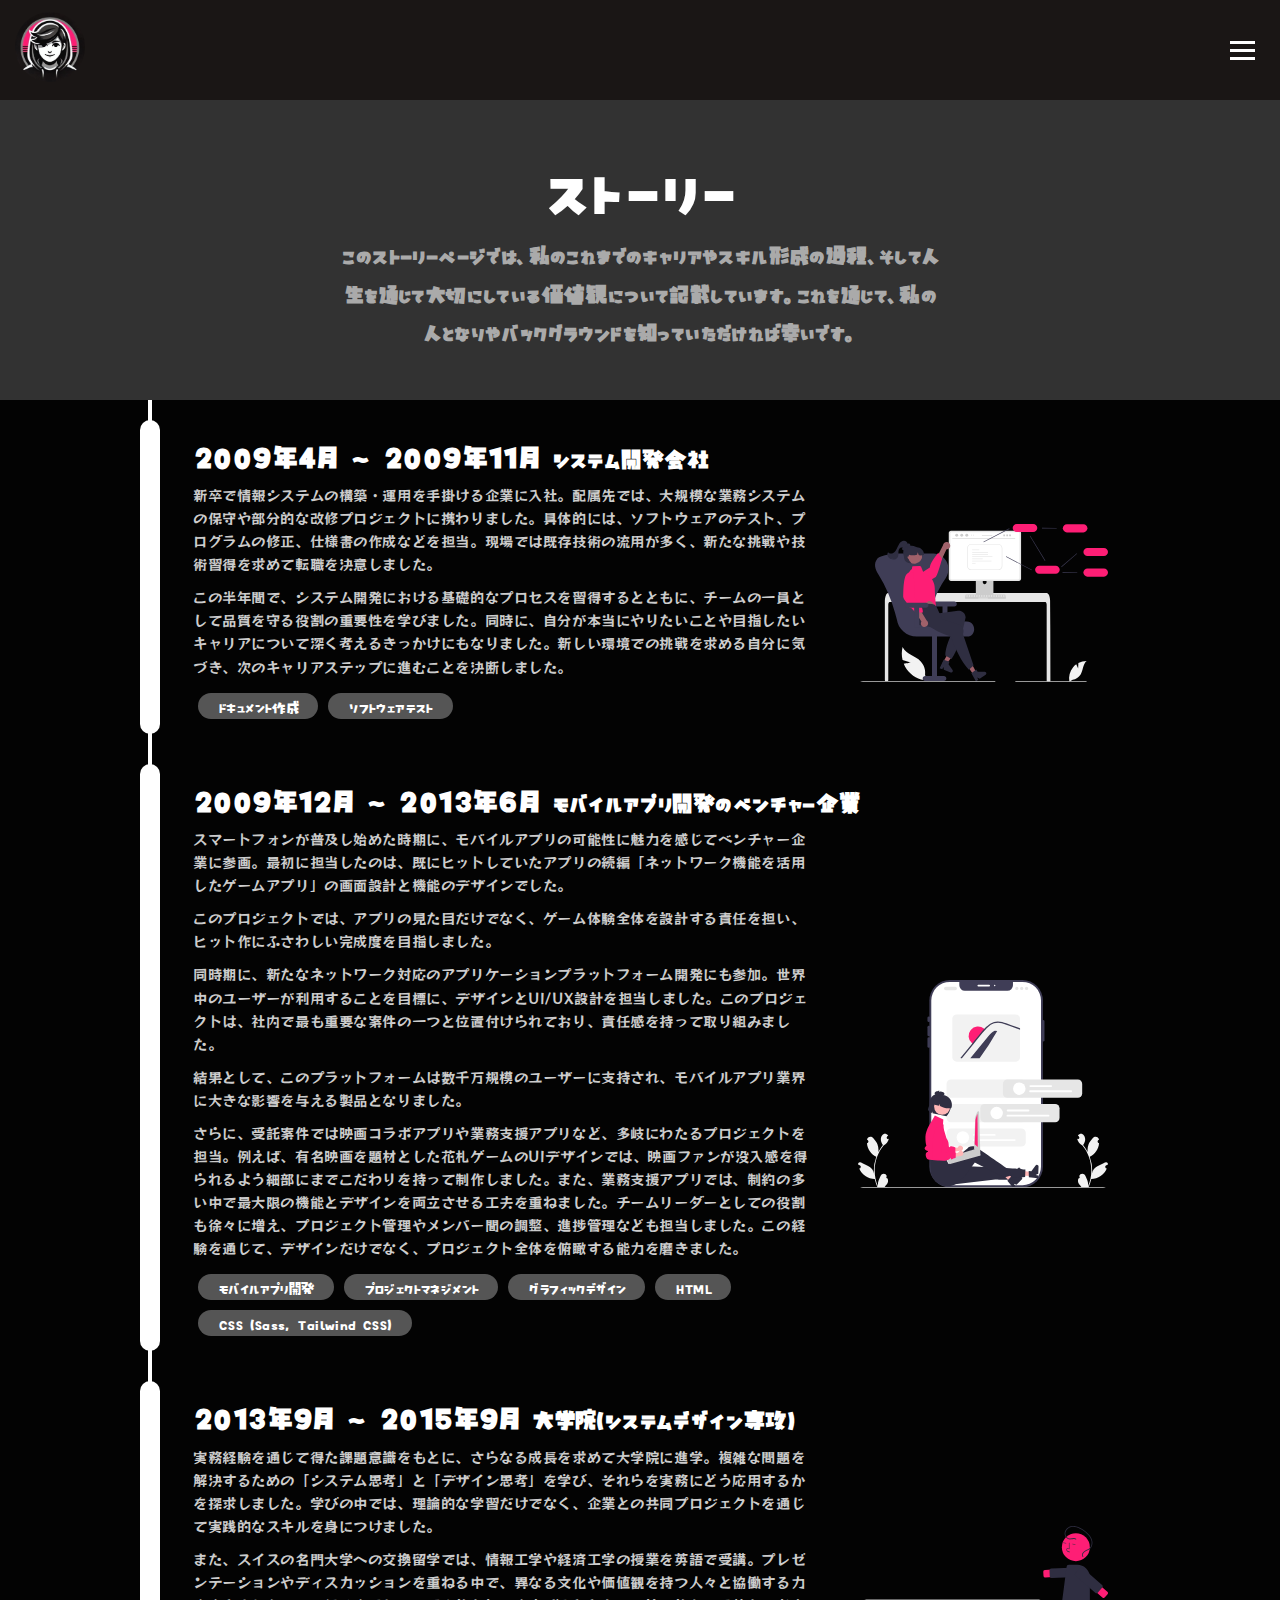
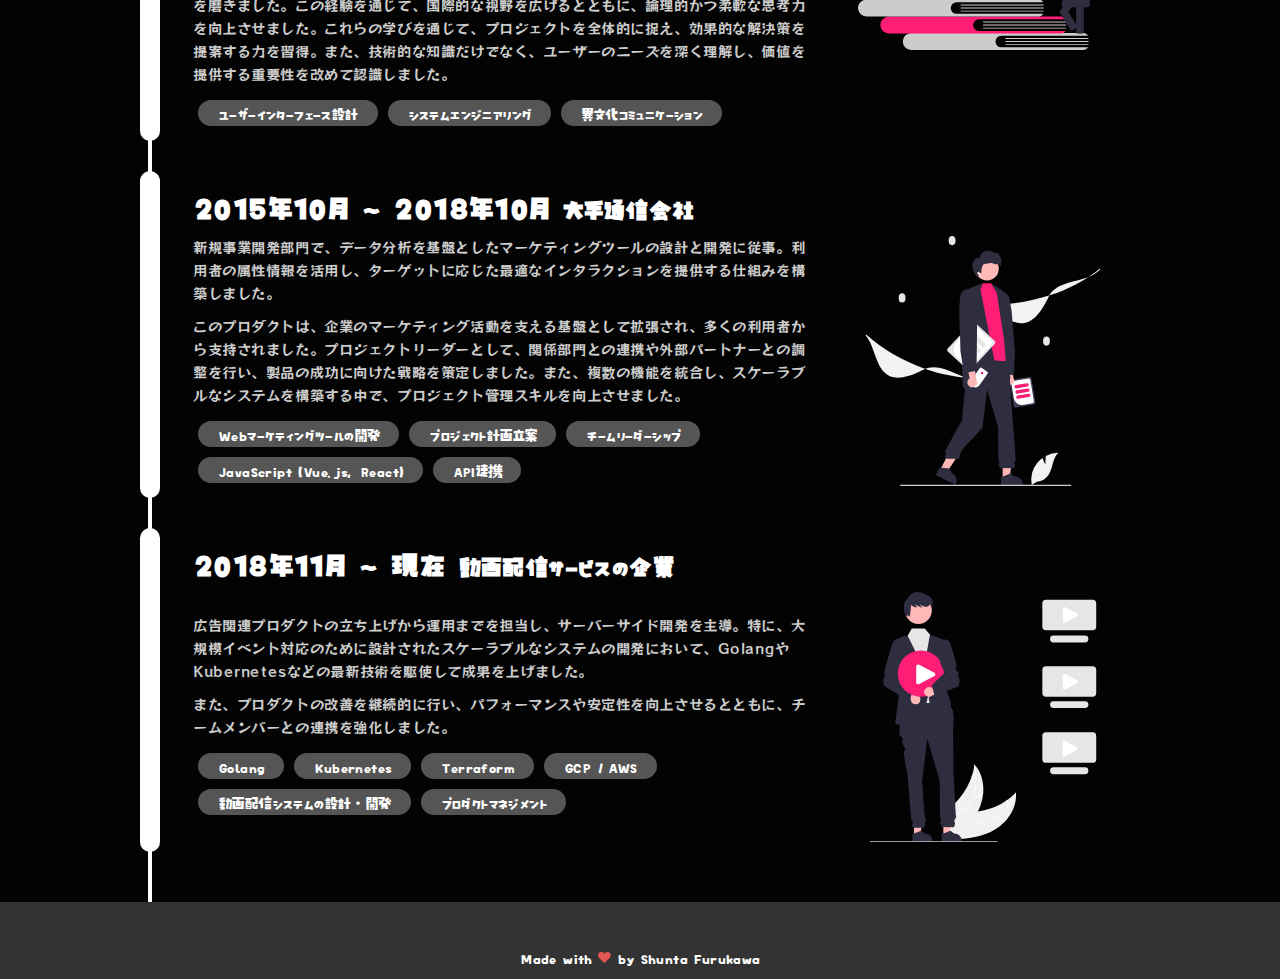
<file: story/index.html>
<!DOCTYPE html>
<html lang="ja-jp" dir="ltr">
<head>
  <meta charset="utf-8">
<meta name="viewport" content="width=device-width">
<title>ストーリー | SHUNTA FURUKAWA INFO</title>
<link href="https://cdnjs.cloudflare.com/ajax/libs/font-awesome/5.15.4/css/all.min.css" rel="stylesheet">
      <link rel="stylesheet" href="/css/main.min.37e40f3db4b7b4beaa5b6bae502eb9a7ab875fb61dcad52193bae7ffc1e4aca1.css" integrity="sha256-N&#43;QPPbS3tL6qW2uuUC65p6uHX7YdytUhk7rn/8HkrKE=" crossorigin="anonymous">
      <link rel="stylesheet" href="/css/siteheader.min.ee439b2a65da3a372eb3129ac5d64896f19f8466fcc5ba445c0b07a469f6e5af.css" integrity="sha256-7kObKmXaOjcusxKaxdZIlvGfhGb8xbpEXAsHpGn25a8=" crossorigin="anonymous">
      <link rel="stylesheet" href="/css/hero.min.afe97291194af1651f653cf6446d563c32e62fc70b931c62ac506ac0c5f72462.css" integrity="sha256-r&#43;lykRlK8WUfZTz2RG1WPDLmL8cLkxxirFBqwMX3JGI=" crossorigin="anonymous">
      <link rel="stylesheet" href="/css/skill.min.49ddcccf6b79b91138f3eb9bac198bbe6d2908c22fcb3b846d89e0dc84bd846e.css" integrity="sha256-Sd3Mz2t5uRE48&#43;ubrBmLvm0pCMIvyzuEbYng3IS9hG4=" crossorigin="anonymous">
      <link rel="stylesheet" href="/css/story.min.2c03adc0a497ef9f1cb363e1564ef876e8c4d0dd198dc8c2eea7a1d7c4a4311c.css" integrity="sha256-LAOtwKSX758cs2PhVk74dujE0N0ZjcjC7qeh18SkMRw=" crossorigin="anonymous">

      <script src="/js/main.ec98bf5b0d024d700711d8d9991bebeb15953573c4cd37b6d0f33d5e5ed07750.js" integrity="sha256-7Ji/Ww0CTXAHEdjZmRvr6xWVNXPEzTe20PM9Xl7Qd1A=" crossorigin="anonymous"></script>


</head>
<body>
  <header class="site-header">
    <div class="container">
        
        <div class="logo">
            <a href="/">
                <img src="/images/logo.jpg" alt="Logo" />
            </a>
        </div>

        
        <div class="menu-toggle" id="menu-toggle">
            <span></span>
            <span></span>
            <span></span>
        </div>
    </div>
</header>


<div class="menu-drawer" id="menu-drawer">
    <div class="menu-drawer-content">
        <button class="menu-close" id="menu-close"></button> 
        
  <nav class="menu-links">
    <ul>
    <li>
      <a href="/">ホーム</a>
    </li>
    <li>
      <a href="/story">ストーリー</a>
    </li>
    </ul>
  </nav>

        <div class="menu-socials">
            <a href="https://x.com/shunta_furukawa" target="_blank"><svg xmlns="http://www.w3.org/2000/svg" width="1200" height="1227" viewBox="0 0 1200 1227">
    <path fill="#000"
        d="M714.163 519.284 1160.89 0h-105.86L667.137 450.887 357.328 0H0l468.492 681.821L0 1226.37h105.866l409.625-476.152 327.181 476.152H1200L714.137 519.284h.026ZM569.165 687.828l-47.468-67.894-377.686-540.24h162.604l304.797 435.991 47.468 67.894 396.2 566.721H892.476L569.165 687.854v-.026Z" />
</svg></a>
            <a href="https://www.facebook.com/shunta.furukawa" target="_blank"><svg role="img" viewBox="0 0 24 24" xmlns="http://www.w3.org/2000/svg">
    <title>Facebook</title>
    <path
        d="M9.101 23.691v-7.98H6.627v-3.667h2.474v-1.58c0-4.085 1.848-5.978 5.858-5.978.401 0 .955.042 1.468.103a8.68 8.68 0 0 1 1.141.195v3.325a8.623 8.623 0 0 0-.653-.036 26.805 26.805 0 0 0-.733-.009c-.707 0-1.259.096-1.675.309a1.686 1.686 0 0 0-.679.622c-.258.42-.374.995-.374 1.752v1.297h3.919l-.386 2.103-.287 1.564h-3.246v8.245C19.396 23.238 24 18.179 24 12.044c0-6.627-5.373-12-12-12s-12 5.373-12 12c0 5.628 3.874 10.35 9.101 11.647Z" />
</svg></a>
            <a href="https://www.linkedin.com/in/shunta-furukawa" target="_blank"><svg width="256" height="256" xmlns="http://www.w3.org/2000/svg" preserveAspectRatio="xMidYMid"
    viewBox="0 0 256 256">
    <path
        d="M218.123 218.127h-37.931v-59.403c0-14.165-.253-32.4-19.728-32.4-19.756 0-22.779 15.434-22.779 31.369v60.43h-37.93V95.967h36.413v16.694h.51a39.907 39.907 0 0 1 35.928-19.733c38.445 0 45.533 25.288 45.533 58.186l-.016 67.013ZM56.955 79.27c-12.157.002-22.014-9.852-22.016-22.009-.002-12.157 9.851-22.014 22.008-22.016 12.157-.003 22.014 9.851 22.016 22.008A22.013 22.013 0 0 1 56.955 79.27m18.966 138.858H37.95V95.967h37.97v122.16ZM237.033.018H18.89C8.58-.098.125 8.161-.001 18.471v219.053c.122 10.315 8.576 18.582 18.89 18.474h218.144c10.336.128 18.823-8.139 18.966-18.474V18.454c-.147-10.33-8.635-18.588-18.966-18.453"
        fill="#currentColor" />
</svg></a>
            <a href="https://github.com/shunta-furukawa" target="_blank"><svg role="img" viewBox="0 0 24 24" xmlns="http://www.w3.org/2000/svg">
    <title>GitHub</title>
    <path
        d="M12 .297c-6.63 0-12 5.373-12 12 0 5.303 3.438 9.8 8.205 11.385.6.113.82-.258.82-.577 0-.285-.01-1.04-.015-2.04-3.338.724-4.042-1.61-4.042-1.61C4.422 18.07 3.633 17.7 3.633 17.7c-1.087-.744.084-.729.084-.729 1.205.084 1.838 1.236 1.838 1.236 1.07 1.835 2.809 1.305 3.495.998.108-.776.417-1.305.76-1.605-2.665-.3-5.466-1.332-5.466-5.93 0-1.31.465-2.38 1.235-3.22-.135-.303-.54-1.523.105-3.176 0 0 1.005-.322 3.3 1.23.96-.267 1.98-.399 3-.405 1.02.006 2.04.138 3 .405 2.28-1.552 3.285-1.23 3.285-1.23.645 1.653.24 2.873.12 3.176.765.84 1.23 1.91 1.23 3.22 0 4.61-2.805 5.625-5.475 5.92.42.36.81 1.096.81 2.22 0 1.606-.015 2.896-.015 3.286 0 .315.21.69.825.57C20.565 22.092 24 17.592 24 12.297c0-6.627-5.373-12-12-12" />
</svg></a>
        </div>
    </div>
</div>
  <main>
    
<section class="story-container">
    <h1>ストーリー</h1>
    <h2>このストーリーページでは、私のこれまでのキャリアやスキル形成の過程、そして人生を通じて大切にしている価値観について記載しています。これを通じて、私の人となりやバックグラウンドを知っていただければ幸いです。</h2>
    <div class="timeline-container">
    <div class="timeline">
        <div class="timeline-line"></div>
        
        <div class="timeline-item">
            <div class="timeline-content">
                <h3>2009年4月 ～ 2009年11月 <small>システム開発会社</small></h3>
                <div class="timeline-content-container">
                    <div class="text-content">
                        
                        <p class="timeline-description">新卒で情報システムの構築・運用を手掛ける企業に入社。配属先では、大規模な業務システムの保守や部分的な改修プロジェクトに携わりました。具体的には、ソフトウェアのテスト、プログラムの修正、仕様書の作成などを担当。現場では既存技術の流用が多く、新たな挑戦や技術習得を求めて転職を決意しました。</p>
                        
                        <p class="timeline-description">この半年間で、システム開発における基礎的なプロセスを習得するとともに、チームの一員として品質を守る役割の重要性を学びました。同時に、自分が本当にやりたいことや目指したいキャリアについて深く考えるきっかけにもなりました。新しい環境での挑戦を求める自分に気づき、次のキャリアステップに進むことを決断しました。</p>
                        
                        <ul class="timeline-skills">
                            
                            <li>ドキュメント作成</li>
                            
                            <li>ソフトウェアテスト</li>
                            
                        </ul>
                    </div>
                    <div class="image-content">
                        <img src=" /images/experience_200904.svg" alt="システム開発会社">
                    </div>
                </div>
            </div>
        </div>
        
        <div class="timeline-item">
            <div class="timeline-content">
                <h3>2009年12月 ～ 2013年6月 <small>モバイルアプリ開発のベンチャー企業</small></h3>
                <div class="timeline-content-container">
                    <div class="text-content">
                        
                        <p class="timeline-description">スマートフォンが普及し始めた時期に、モバイルアプリの可能性に魅力を感じてベンチャー企業に参画。最初に担当したのは、既にヒットしていたアプリの続編「ネットワーク機能を活用したゲームアプリ」の画面設計と機能のデザインでした。</p>
                        
                        <p class="timeline-description">このプロジェクトでは、アプリの見た目だけでなく、ゲーム体験全体を設計する責任を担い、ヒット作にふさわしい完成度を目指しました。</p>
                        
                        <p class="timeline-description">同時期に、新たなネットワーク対応のアプリケーションプラットフォーム開発にも参加。世界中のユーザーが利用することを目標に、デザインとUI/UX設計を担当しました。このプロジェクトは、社内で最も重要な案件の一つと位置付けられており、責任感を持って取り組みました。</p>
                        
                        <p class="timeline-description">結果として、このプラットフォームは数千万規模のユーザーに支持され、モバイルアプリ業界に大きな影響を与える製品となりました。</p>
                        
                        <p class="timeline-description">さらに、受託案件では映画コラボアプリや業務支援アプリなど、多岐にわたるプロジェクトを担当。例えば、有名映画を題材とした花札ゲームのUIデザインでは、映画ファンが没入感を得られるよう細部にまでこだわりを持って制作しました。また、業務支援アプリでは、制約の多い中で最大限の機能とデザインを両立させる工夫を重ねました。チームリーダーとしての役割も徐々に増え、プロジェクト管理やメンバー間の調整、進捗管理なども担当しました。この経験を通じて、デザインだけでなく、プロジェクト全体を俯瞰する能力を磨きました。</p>
                        
                        <ul class="timeline-skills">
                            
                            <li>モバイルアプリ開発</li>
                            
                            <li>プロジェクトマネジメント</li>
                            
                            <li>グラフィックデザイン</li>
                            
                            <li>HTML</li>
                            
                            <li>CSS (Sass, Tailwind CSS)</li>
                            
                        </ul>
                    </div>
                    <div class="image-content">
                        <img src=" /images/experience_200912.svg" alt="モバイルアプリ開発のベンチャー企業">
                    </div>
                </div>
            </div>
        </div>
        
        <div class="timeline-item">
            <div class="timeline-content">
                <h3>2013年9月 ～ 2015年9月 <small>大学院（システムデザイン専攻）</small></h3>
                <div class="timeline-content-container">
                    <div class="text-content">
                        
                        <p class="timeline-description">実務経験を通じて得た課題意識をもとに、さらなる成長を求めて大学院に進学。複雑な問題を解決するための「システム思考」と「デザイン思考」を学び、それらを実務にどう応用するかを探求しました。学びの中では、理論的な学習だけでなく、企業との共同プロジェクトを通じて実践的なスキルを身につけました。</p>
                        
                        <p class="timeline-description">また、スイスの名門大学への交換留学では、情報工学や経済工学の授業を英語で受講。プレゼンテーションやディスカッションを重ねる中で、異なる文化や価値観を持つ人々と協働する力を磨きました。この経験を通じて、国際的な視野を広げるとともに、論理的かつ柔軟な思考力を向上させました。これらの学びを通じて、プロジェクトを全体的に捉え、効果的な解決策を提案する力を習得。また、技術的な知識だけでなく、ユーザーのニーズを深く理解し、価値を提供する重要性を改めて認識しました。</p>
                        
                        <ul class="timeline-skills">
                            
                            <li>ユーザーインターフェース設計</li>
                            
                            <li>システムエンジニアリング</li>
                            
                            <li>異文化コミュニケーション</li>
                            
                        </ul>
                    </div>
                    <div class="image-content">
                        <img src=" /images/experience_201309.svg" alt="大学院（システムデザイン専攻）">
                    </div>
                </div>
            </div>
        </div>
        
        <div class="timeline-item">
            <div class="timeline-content">
                <h3>2015年10月 ～ 2018年10月 <small>大手通信会社</small></h3>
                <div class="timeline-content-container">
                    <div class="text-content">
                        
                        <p class="timeline-description">新規事業開発部門で、データ分析を基盤としたマーケティングツールの設計と開発に従事。利用者の属性情報を活用し、ターゲットに応じた最適なインタラクションを提供する仕組みを構築しました。</p>
                        
                        <p class="timeline-description">このプロダクトは、企業のマーケティング活動を支える基盤として拡張され、多くの利用者から支持されました。プロジェクトリーダーとして、関係部門との連携や外部パートナーとの調整を行い、製品の成功に向けた戦略を策定しました。また、複数の機能を統合し、スケーラブルなシステムを構築する中で、プロジェクト管理スキルを向上させました。</p>
                        
                        <ul class="timeline-skills">
                            
                            <li>Webマーケティングツールの開発</li>
                            
                            <li>プロジェクト計画立案</li>
                            
                            <li>チームリーダーシップ</li>
                            
                            <li>JavaScript (Vue.js, React)</li>
                            
                            <li>API連携</li>
                            
                        </ul>
                    </div>
                    <div class="image-content">
                        <img src=" /images/experience_201510.svg" alt="大手通信会社">
                    </div>
                </div>
            </div>
        </div>
        
        <div class="timeline-item">
            <div class="timeline-content">
                <h3>2018年11月 ～ 現在 <small>動画配信サービスの企業</small></h3>
                <div class="timeline-content-container">
                    <div class="text-content">
                        
                        <p class="timeline-description">広告関連プロダクトの立ち上げから運用までを担当し、サーバーサイド開発を主導。特に、大規模イベント対応のために設計されたスケーラブルなシステムの開発において、GolangやKubernetesなどの最新技術を駆使して成果を上げました。</p>
                        
                        <p class="timeline-description">また、プロダクトの改善を継続的に行い、パフォーマンスや安定性を向上させるとともに、チームメンバーとの連携を強化しました。</p>
                        
                        <ul class="timeline-skills">
                            
                            <li>Golang</li>
                            
                            <li>Kubernetes</li>
                            
                            <li>Terraform</li>
                            
                            <li>GCP / AWS</li>
                            
                            <li>動画配信システムの設計・開発</li>
                            
                            <li>プロダクトマネジメント</li>
                            
                        </ul>
                    </div>
                    <div class="image-content">
                        <img src=" /images/experience_201811.svg" alt="動画配信サービスの企業">
                    </div>
                </div>
            </div>
        </div>
        
    </div>
</div>
</section>

  </main>
  <footer class="footer">
    <p>Made with <svg viewBox="0 0 1792 1792" preserveAspectRatio="xMidYMid meet" xmlns="http://www.w3.org/2000/svg" style="height: 0.8rem;"><path d="M896 1664q-26 0-44-18l-624-602q-10-8-27.5-26T145 952.5 77 855 23.5 734 0 596q0-220 127-344t351-124q62 0 126.5 21.5t120 58T820 276t76 68q36-36 76-68t95.5-68.5 120-58T1314 128q224 0 351 124t127 344q0 221-229 450l-623 600q-18 18-44 18z" fill="#e25555"></path></svg> by Shunta Furukawa</p>
</footer>

</body>
</html>
</file>
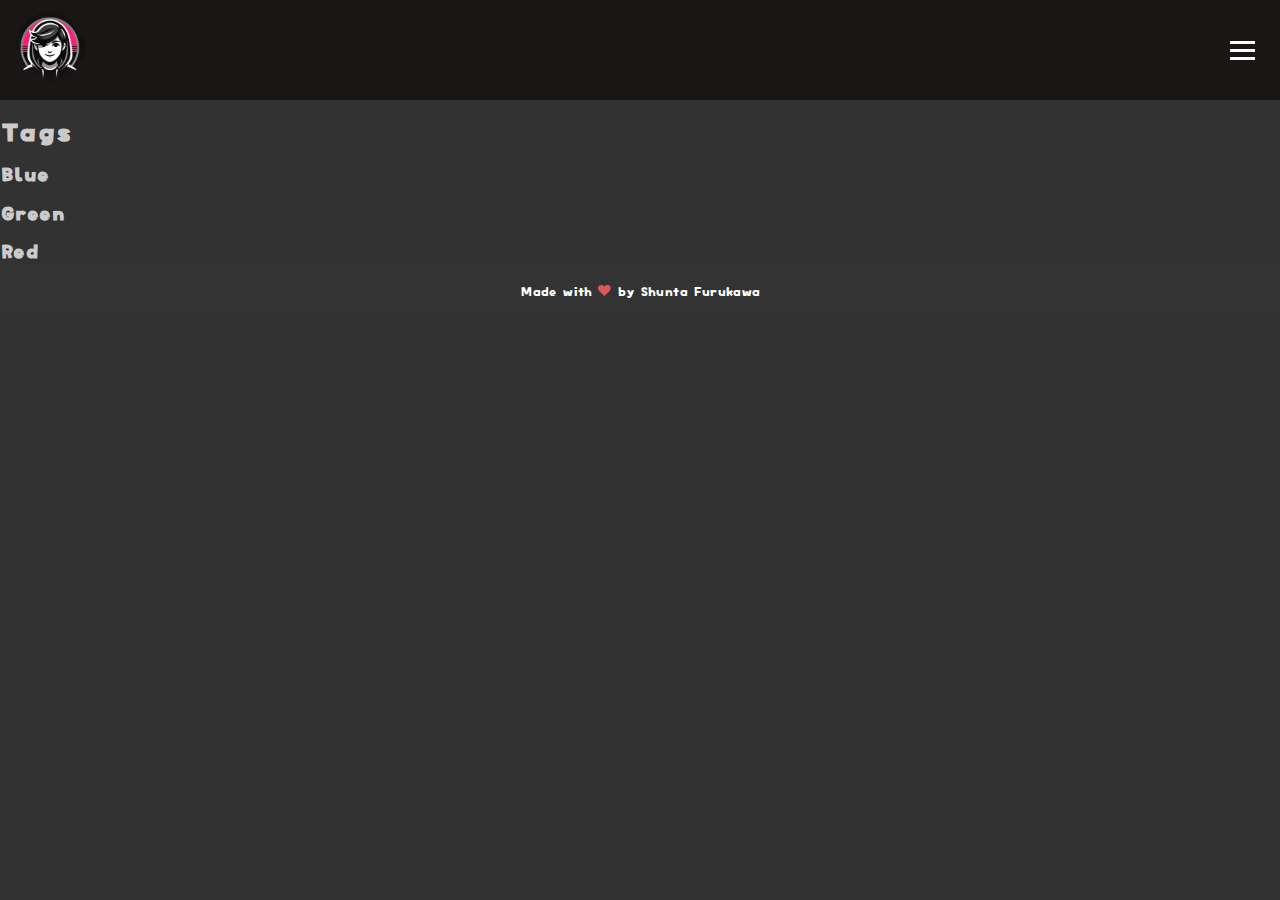
<file: tags/index.html>
<!DOCTYPE html>
<html lang="ja-jp" dir="ltr">
<head>
  <meta charset="utf-8">
<meta name="viewport" content="width=device-width">
<title>Tags | SHUNTA FURUKAWA INFO</title>
<link href="https://cdnjs.cloudflare.com/ajax/libs/font-awesome/5.15.4/css/all.min.css" rel="stylesheet">
      <link rel="stylesheet" href="/css/main.min.37e40f3db4b7b4beaa5b6bae502eb9a7ab875fb61dcad52193bae7ffc1e4aca1.css" integrity="sha256-N&#43;QPPbS3tL6qW2uuUC65p6uHX7YdytUhk7rn/8HkrKE=" crossorigin="anonymous">
      <link rel="stylesheet" href="/css/siteheader.min.ee439b2a65da3a372eb3129ac5d64896f19f8466fcc5ba445c0b07a469f6e5af.css" integrity="sha256-7kObKmXaOjcusxKaxdZIlvGfhGb8xbpEXAsHpGn25a8=" crossorigin="anonymous">
      <link rel="stylesheet" href="/css/hero.min.afe97291194af1651f653cf6446d563c32e62fc70b931c62ac506ac0c5f72462.css" integrity="sha256-r&#43;lykRlK8WUfZTz2RG1WPDLmL8cLkxxirFBqwMX3JGI=" crossorigin="anonymous">
      <link rel="stylesheet" href="/css/skill.min.49ddcccf6b79b91138f3eb9bac198bbe6d2908c22fcb3b846d89e0dc84bd846e.css" integrity="sha256-Sd3Mz2t5uRE48&#43;ubrBmLvm0pCMIvyzuEbYng3IS9hG4=" crossorigin="anonymous">
      <link rel="stylesheet" href="/css/story.min.2c03adc0a497ef9f1cb363e1564ef876e8c4d0dd198dc8c2eea7a1d7c4a4311c.css" integrity="sha256-LAOtwKSX758cs2PhVk74dujE0N0ZjcjC7qeh18SkMRw=" crossorigin="anonymous">

      <script src="/js/main.ec98bf5b0d024d700711d8d9991bebeb15953573c4cd37b6d0f33d5e5ed07750.js" integrity="sha256-7Ji/Ww0CTXAHEdjZmRvr6xWVNXPEzTe20PM9Xl7Qd1A=" crossorigin="anonymous"></script>


</head>
<body>
  <header class="site-header">
    <div class="container">
        
        <div class="logo">
            <a href="/">
                <img src="/images/logo.jpg" alt="Logo" />
            </a>
        </div>

        
        <div class="menu-toggle" id="menu-toggle">
            <span></span>
            <span></span>
            <span></span>
        </div>
    </div>
</header>


<div class="menu-drawer" id="menu-drawer">
    <div class="menu-drawer-content">
        <button class="menu-close" id="menu-close"></button> 
        
  <nav class="menu-links">
    <ul>
    <li>
      <a href="/">ホーム</a>
    </li>
    <li>
      <a href="/story">ストーリー</a>
    </li>
    </ul>
  </nav>

        <div class="menu-socials">
            <a href="https://x.com/shunta_furukawa" target="_blank"><svg xmlns="http://www.w3.org/2000/svg" width="1200" height="1227" viewBox="0 0 1200 1227">
    <path fill="#000"
        d="M714.163 519.284 1160.89 0h-105.86L667.137 450.887 357.328 0H0l468.492 681.821L0 1226.37h105.866l409.625-476.152 327.181 476.152H1200L714.137 519.284h.026ZM569.165 687.828l-47.468-67.894-377.686-540.24h162.604l304.797 435.991 47.468 67.894 396.2 566.721H892.476L569.165 687.854v-.026Z" />
</svg></a>
            <a href="https://www.facebook.com/shunta.furukawa" target="_blank"><svg role="img" viewBox="0 0 24 24" xmlns="http://www.w3.org/2000/svg">
    <title>Facebook</title>
    <path
        d="M9.101 23.691v-7.98H6.627v-3.667h2.474v-1.58c0-4.085 1.848-5.978 5.858-5.978.401 0 .955.042 1.468.103a8.68 8.68 0 0 1 1.141.195v3.325a8.623 8.623 0 0 0-.653-.036 26.805 26.805 0 0 0-.733-.009c-.707 0-1.259.096-1.675.309a1.686 1.686 0 0 0-.679.622c-.258.42-.374.995-.374 1.752v1.297h3.919l-.386 2.103-.287 1.564h-3.246v8.245C19.396 23.238 24 18.179 24 12.044c0-6.627-5.373-12-12-12s-12 5.373-12 12c0 5.628 3.874 10.35 9.101 11.647Z" />
</svg></a>
            <a href="https://www.linkedin.com/in/shunta-furukawa" target="_blank"><svg width="256" height="256" xmlns="http://www.w3.org/2000/svg" preserveAspectRatio="xMidYMid"
    viewBox="0 0 256 256">
    <path
        d="M218.123 218.127h-37.931v-59.403c0-14.165-.253-32.4-19.728-32.4-19.756 0-22.779 15.434-22.779 31.369v60.43h-37.93V95.967h36.413v16.694h.51a39.907 39.907 0 0 1 35.928-19.733c38.445 0 45.533 25.288 45.533 58.186l-.016 67.013ZM56.955 79.27c-12.157.002-22.014-9.852-22.016-22.009-.002-12.157 9.851-22.014 22.008-22.016 12.157-.003 22.014 9.851 22.016 22.008A22.013 22.013 0 0 1 56.955 79.27m18.966 138.858H37.95V95.967h37.97v122.16ZM237.033.018H18.89C8.58-.098.125 8.161-.001 18.471v219.053c.122 10.315 8.576 18.582 18.89 18.474h218.144c10.336.128 18.823-8.139 18.966-18.474V18.454c-.147-10.33-8.635-18.588-18.966-18.453"
        fill="#currentColor" />
</svg></a>
            <a href="https://github.com/shunta-furukawa" target="_blank"><svg role="img" viewBox="0 0 24 24" xmlns="http://www.w3.org/2000/svg">
    <title>GitHub</title>
    <path
        d="M12 .297c-6.63 0-12 5.373-12 12 0 5.303 3.438 9.8 8.205 11.385.6.113.82-.258.82-.577 0-.285-.01-1.04-.015-2.04-3.338.724-4.042-1.61-4.042-1.61C4.422 18.07 3.633 17.7 3.633 17.7c-1.087-.744.084-.729.084-.729 1.205.084 1.838 1.236 1.838 1.236 1.07 1.835 2.809 1.305 3.495.998.108-.776.417-1.305.76-1.605-2.665-.3-5.466-1.332-5.466-5.93 0-1.31.465-2.38 1.235-3.22-.135-.303-.54-1.523.105-3.176 0 0 1.005-.322 3.3 1.23.96-.267 1.98-.399 3-.405 1.02.006 2.04.138 3 .405 2.28-1.552 3.285-1.23 3.285-1.23.645 1.653.24 2.873.12 3.176.765.84 1.23 1.91 1.23 3.22 0 4.61-2.805 5.625-5.475 5.92.42.36.81 1.096.81 2.22 0 1.606-.015 2.896-.015 3.286 0 .315.21.69.825.57C20.565 22.092 24 17.592 24 12.297c0-6.627-5.373-12-12-12" />
</svg></a>
        </div>
    </div>
</div>
  <main>
    
  <h1>Tags</h1>
  
  
    <h2><a href="/tags/blue/">Blue</a></h2>
    
  
    <h2><a href="/tags/green/">Green</a></h2>
    
  
    <h2><a href="/tags/red/">Red</a></h2>
    
  

  </main>
  <footer class="footer">
    <p>Made with <svg viewBox="0 0 1792 1792" preserveAspectRatio="xMidYMid meet" xmlns="http://www.w3.org/2000/svg" style="height: 0.8rem;"><path d="M896 1664q-26 0-44-18l-624-602q-10-8-27.5-26T145 952.5 77 855 23.5 734 0 596q0-220 127-344t351-124q62 0 126.5 21.5t120 58T820 276t76 68q36-36 76-68t95.5-68.5 120-58T1314 128q224 0 351 124t127 344q0 221-229 450l-623 600q-18 18-44 18z" fill="#e25555"></path></svg> by Shunta Furukawa</p>
</footer>

</body>
</html>
</file>
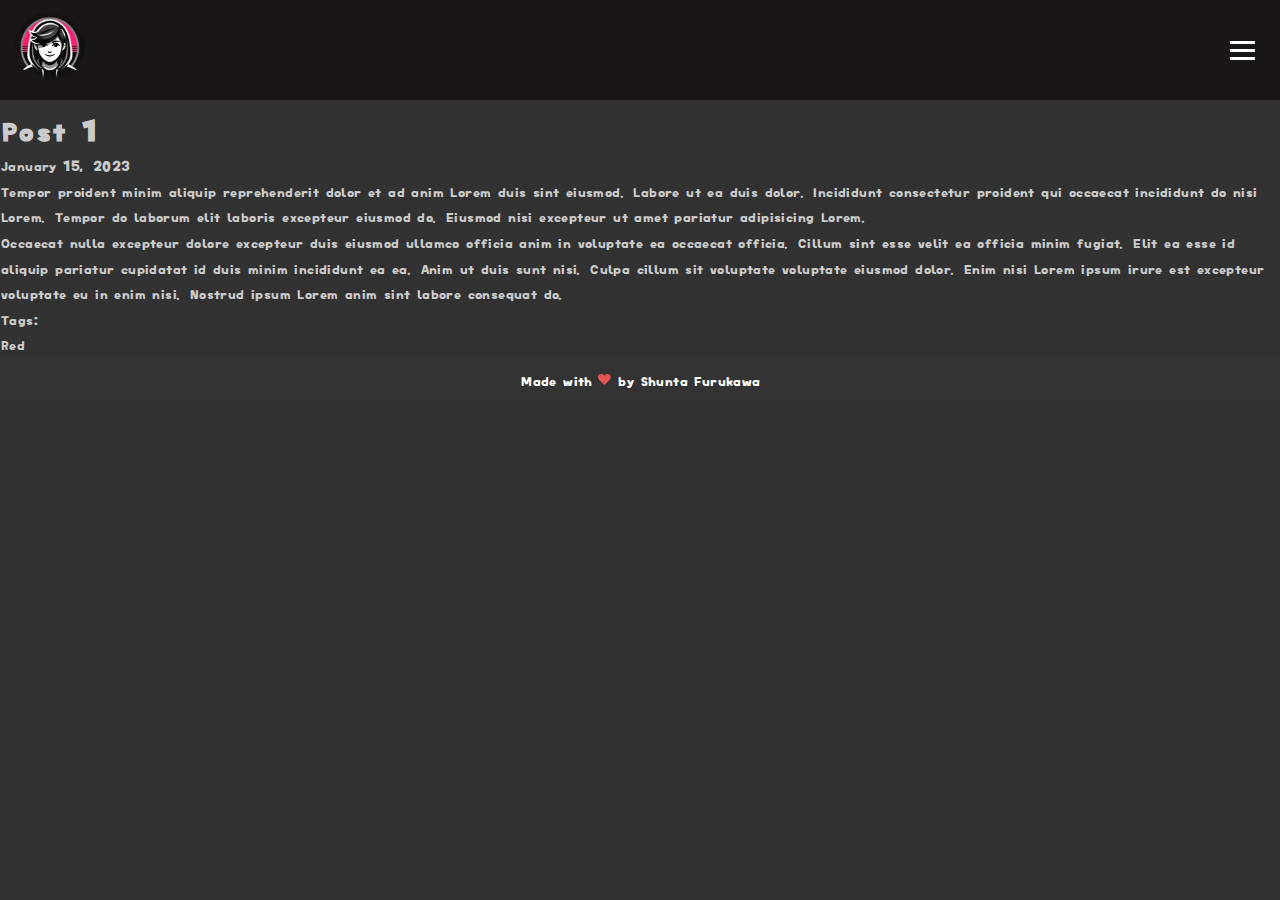
<file: posts/post-1/index.html>
<!DOCTYPE html>
<html lang="ja-jp" dir="ltr">
<head>
  <meta charset="utf-8">
<meta name="viewport" content="width=device-width">
<title>Post 1 | SHUNTA FURUKAWA INFO</title>
<link href="https://cdnjs.cloudflare.com/ajax/libs/font-awesome/5.15.4/css/all.min.css" rel="stylesheet">
      <link rel="stylesheet" href="/css/main.min.37e40f3db4b7b4beaa5b6bae502eb9a7ab875fb61dcad52193bae7ffc1e4aca1.css" integrity="sha256-N&#43;QPPbS3tL6qW2uuUC65p6uHX7YdytUhk7rn/8HkrKE=" crossorigin="anonymous">
      <link rel="stylesheet" href="/css/siteheader.min.ee439b2a65da3a372eb3129ac5d64896f19f8466fcc5ba445c0b07a469f6e5af.css" integrity="sha256-7kObKmXaOjcusxKaxdZIlvGfhGb8xbpEXAsHpGn25a8=" crossorigin="anonymous">
      <link rel="stylesheet" href="/css/hero.min.afe97291194af1651f653cf6446d563c32e62fc70b931c62ac506ac0c5f72462.css" integrity="sha256-r&#43;lykRlK8WUfZTz2RG1WPDLmL8cLkxxirFBqwMX3JGI=" crossorigin="anonymous">
      <link rel="stylesheet" href="/css/skill.min.49ddcccf6b79b91138f3eb9bac198bbe6d2908c22fcb3b846d89e0dc84bd846e.css" integrity="sha256-Sd3Mz2t5uRE48&#43;ubrBmLvm0pCMIvyzuEbYng3IS9hG4=" crossorigin="anonymous">
      <link rel="stylesheet" href="/css/story.min.2c03adc0a497ef9f1cb363e1564ef876e8c4d0dd198dc8c2eea7a1d7c4a4311c.css" integrity="sha256-LAOtwKSX758cs2PhVk74dujE0N0ZjcjC7qeh18SkMRw=" crossorigin="anonymous">

      <script src="/js/main.ec98bf5b0d024d700711d8d9991bebeb15953573c4cd37b6d0f33d5e5ed07750.js" integrity="sha256-7Ji/Ww0CTXAHEdjZmRvr6xWVNXPEzTe20PM9Xl7Qd1A=" crossorigin="anonymous"></script>


</head>
<body>
  <header class="site-header">
    <div class="container">
        
        <div class="logo">
            <a href="/">
                <img src="/images/logo.jpg" alt="Logo" />
            </a>
        </div>

        
        <div class="menu-toggle" id="menu-toggle">
            <span></span>
            <span></span>
            <span></span>
        </div>
    </div>
</header>


<div class="menu-drawer" id="menu-drawer">
    <div class="menu-drawer-content">
        <button class="menu-close" id="menu-close"></button> 
        
  <nav class="menu-links">
    <ul>
    <li>
      <a href="/">ホーム</a>
    </li>
    <li>
      <a href="/story">ストーリー</a>
    </li>
    </ul>
  </nav>

        <div class="menu-socials">
            <a href="https://x.com/shunta_furukawa" target="_blank"><svg xmlns="http://www.w3.org/2000/svg" width="1200" height="1227" viewBox="0 0 1200 1227">
    <path fill="#000"
        d="M714.163 519.284 1160.89 0h-105.86L667.137 450.887 357.328 0H0l468.492 681.821L0 1226.37h105.866l409.625-476.152 327.181 476.152H1200L714.137 519.284h.026ZM569.165 687.828l-47.468-67.894-377.686-540.24h162.604l304.797 435.991 47.468 67.894 396.2 566.721H892.476L569.165 687.854v-.026Z" />
</svg></a>
            <a href="https://www.facebook.com/shunta.furukawa" target="_blank"><svg role="img" viewBox="0 0 24 24" xmlns="http://www.w3.org/2000/svg">
    <title>Facebook</title>
    <path
        d="M9.101 23.691v-7.98H6.627v-3.667h2.474v-1.58c0-4.085 1.848-5.978 5.858-5.978.401 0 .955.042 1.468.103a8.68 8.68 0 0 1 1.141.195v3.325a8.623 8.623 0 0 0-.653-.036 26.805 26.805 0 0 0-.733-.009c-.707 0-1.259.096-1.675.309a1.686 1.686 0 0 0-.679.622c-.258.42-.374.995-.374 1.752v1.297h3.919l-.386 2.103-.287 1.564h-3.246v8.245C19.396 23.238 24 18.179 24 12.044c0-6.627-5.373-12-12-12s-12 5.373-12 12c0 5.628 3.874 10.35 9.101 11.647Z" />
</svg></a>
            <a href="https://www.linkedin.com/in/shunta-furukawa" target="_blank"><svg width="256" height="256" xmlns="http://www.w3.org/2000/svg" preserveAspectRatio="xMidYMid"
    viewBox="0 0 256 256">
    <path
        d="M218.123 218.127h-37.931v-59.403c0-14.165-.253-32.4-19.728-32.4-19.756 0-22.779 15.434-22.779 31.369v60.43h-37.93V95.967h36.413v16.694h.51a39.907 39.907 0 0 1 35.928-19.733c38.445 0 45.533 25.288 45.533 58.186l-.016 67.013ZM56.955 79.27c-12.157.002-22.014-9.852-22.016-22.009-.002-12.157 9.851-22.014 22.008-22.016 12.157-.003 22.014 9.851 22.016 22.008A22.013 22.013 0 0 1 56.955 79.27m18.966 138.858H37.95V95.967h37.97v122.16ZM237.033.018H18.89C8.58-.098.125 8.161-.001 18.471v219.053c.122 10.315 8.576 18.582 18.89 18.474h218.144c10.336.128 18.823-8.139 18.966-18.474V18.454c-.147-10.33-8.635-18.588-18.966-18.453"
        fill="#currentColor" />
</svg></a>
            <a href="https://github.com/shunta-furukawa" target="_blank"><svg role="img" viewBox="0 0 24 24" xmlns="http://www.w3.org/2000/svg">
    <title>GitHub</title>
    <path
        d="M12 .297c-6.63 0-12 5.373-12 12 0 5.303 3.438 9.8 8.205 11.385.6.113.82-.258.82-.577 0-.285-.01-1.04-.015-2.04-3.338.724-4.042-1.61-4.042-1.61C4.422 18.07 3.633 17.7 3.633 17.7c-1.087-.744.084-.729.084-.729 1.205.084 1.838 1.236 1.838 1.236 1.07 1.835 2.809 1.305 3.495.998.108-.776.417-1.305.76-1.605-2.665-.3-5.466-1.332-5.466-5.93 0-1.31.465-2.38 1.235-3.22-.135-.303-.54-1.523.105-3.176 0 0 1.005-.322 3.3 1.23.96-.267 1.98-.399 3-.405 1.02.006 2.04.138 3 .405 2.28-1.552 3.285-1.23 3.285-1.23.645 1.653.24 2.873.12 3.176.765.84 1.23 1.91 1.23 3.22 0 4.61-2.805 5.625-5.475 5.92.42.36.81 1.096.81 2.22 0 1.606-.015 2.896-.015 3.286 0 .315.21.69.825.57C20.565 22.092 24 17.592 24 12.297c0-6.627-5.373-12-12-12" />
</svg></a>
        </div>
    </div>
</div>
  <main>
    
  <h1>Post 1</h1>

  
  
  <time datetime="2023-01-15T09:00:00-07:00">January 15, 2023</time>

  <p>Tempor proident minim aliquip reprehenderit dolor et ad anim Lorem duis sint eiusmod. Labore ut ea duis dolor. Incididunt consectetur proident qui occaecat incididunt do nisi Lorem. Tempor do laborum elit laboris excepteur eiusmod do. Eiusmod nisi excepteur ut amet pariatur adipisicing Lorem.</p>
<p>Occaecat nulla excepteur dolore excepteur duis eiusmod ullamco officia anim in voluptate ea occaecat officia. Cillum sint esse velit ea officia minim fugiat. Elit ea esse id aliquip pariatur cupidatat id duis minim incididunt ea ea. Anim ut duis sunt nisi. Culpa cillum sit voluptate voluptate eiusmod dolor. Enim nisi Lorem ipsum irure est excepteur voluptate eu in enim nisi. Nostrud ipsum Lorem anim sint labore consequat do.</p>

  
  <div>
    <div>Tags:</div>
    <ul>
        <li><a href="/tags/red/">Red</a></li>
    </ul>
  </div>


  </main>
  <footer class="footer">
    <p>Made with <svg viewBox="0 0 1792 1792" preserveAspectRatio="xMidYMid meet" xmlns="http://www.w3.org/2000/svg" style="height: 0.8rem;"><path d="M896 1664q-26 0-44-18l-624-602q-10-8-27.5-26T145 952.5 77 855 23.5 734 0 596q0-220 127-344t351-124q62 0 126.5 21.5t120 58T820 276t76 68q36-36 76-68t95.5-68.5 120-58T1314 128q224 0 351 124t127 344q0 221-229 450l-623 600q-18 18-44 18z" fill="#e25555"></path></svg> by Shunta Furukawa</p>
</footer>

</body>
</html>
</file>
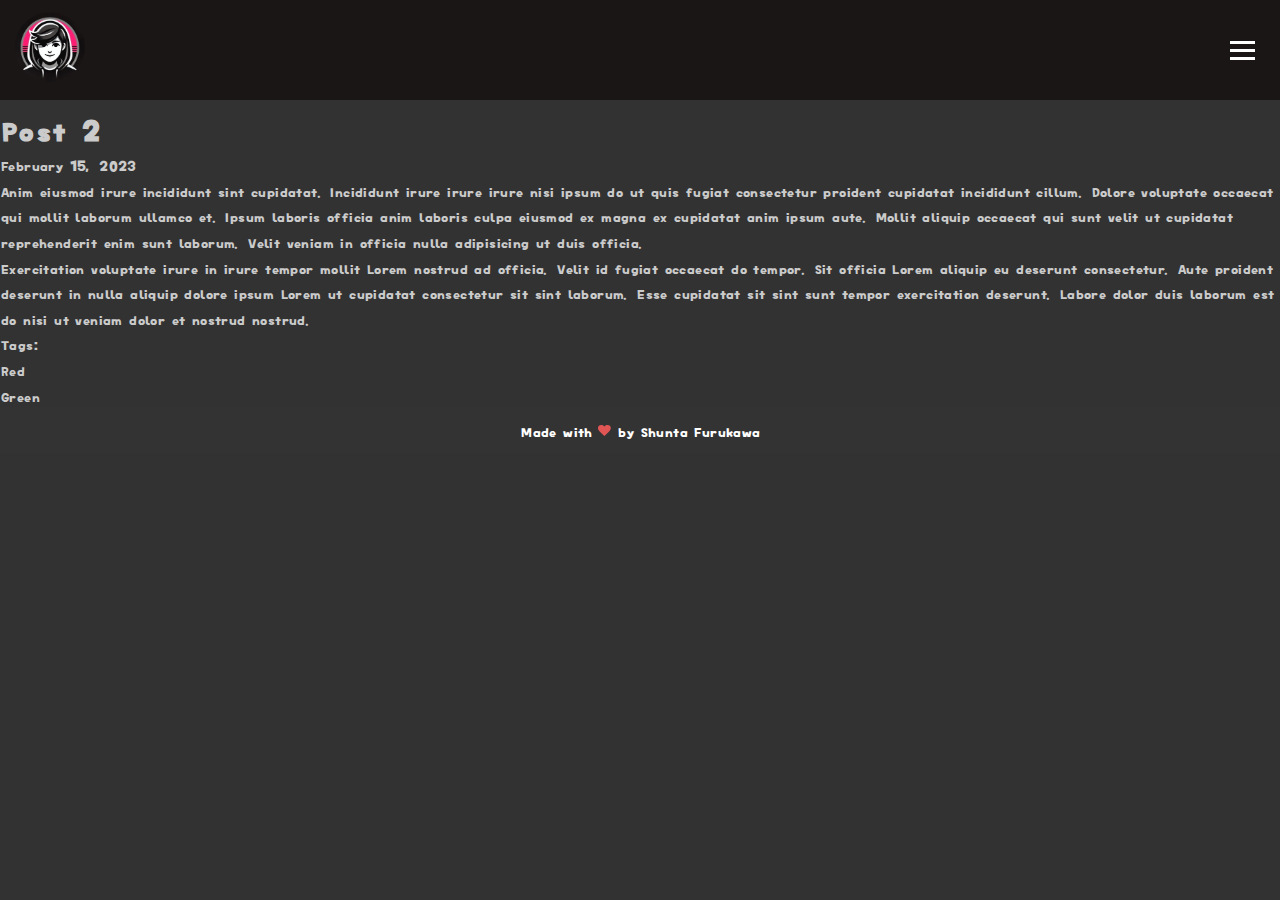
<file: posts/post-2/index.html>
<!DOCTYPE html>
<html lang="ja-jp" dir="ltr">
<head>
  <meta charset="utf-8">
<meta name="viewport" content="width=device-width">
<title>Post 2 | SHUNTA FURUKAWA INFO</title>
<link href="https://cdnjs.cloudflare.com/ajax/libs/font-awesome/5.15.4/css/all.min.css" rel="stylesheet">
      <link rel="stylesheet" href="/css/main.min.37e40f3db4b7b4beaa5b6bae502eb9a7ab875fb61dcad52193bae7ffc1e4aca1.css" integrity="sha256-N&#43;QPPbS3tL6qW2uuUC65p6uHX7YdytUhk7rn/8HkrKE=" crossorigin="anonymous">
      <link rel="stylesheet" href="/css/siteheader.min.ee439b2a65da3a372eb3129ac5d64896f19f8466fcc5ba445c0b07a469f6e5af.css" integrity="sha256-7kObKmXaOjcusxKaxdZIlvGfhGb8xbpEXAsHpGn25a8=" crossorigin="anonymous">
      <link rel="stylesheet" href="/css/hero.min.afe97291194af1651f653cf6446d563c32e62fc70b931c62ac506ac0c5f72462.css" integrity="sha256-r&#43;lykRlK8WUfZTz2RG1WPDLmL8cLkxxirFBqwMX3JGI=" crossorigin="anonymous">
      <link rel="stylesheet" href="/css/skill.min.49ddcccf6b79b91138f3eb9bac198bbe6d2908c22fcb3b846d89e0dc84bd846e.css" integrity="sha256-Sd3Mz2t5uRE48&#43;ubrBmLvm0pCMIvyzuEbYng3IS9hG4=" crossorigin="anonymous">
      <link rel="stylesheet" href="/css/story.min.2c03adc0a497ef9f1cb363e1564ef876e8c4d0dd198dc8c2eea7a1d7c4a4311c.css" integrity="sha256-LAOtwKSX758cs2PhVk74dujE0N0ZjcjC7qeh18SkMRw=" crossorigin="anonymous">

      <script src="/js/main.ec98bf5b0d024d700711d8d9991bebeb15953573c4cd37b6d0f33d5e5ed07750.js" integrity="sha256-7Ji/Ww0CTXAHEdjZmRvr6xWVNXPEzTe20PM9Xl7Qd1A=" crossorigin="anonymous"></script>


</head>
<body>
  <header class="site-header">
    <div class="container">
        
        <div class="logo">
            <a href="/">
                <img src="/images/logo.jpg" alt="Logo" />
            </a>
        </div>

        
        <div class="menu-toggle" id="menu-toggle">
            <span></span>
            <span></span>
            <span></span>
        </div>
    </div>
</header>


<div class="menu-drawer" id="menu-drawer">
    <div class="menu-drawer-content">
        <button class="menu-close" id="menu-close"></button> 
        
  <nav class="menu-links">
    <ul>
    <li>
      <a href="/">ホーム</a>
    </li>
    <li>
      <a href="/story">ストーリー</a>
    </li>
    </ul>
  </nav>

        <div class="menu-socials">
            <a href="https://x.com/shunta_furukawa" target="_blank"><svg xmlns="http://www.w3.org/2000/svg" width="1200" height="1227" viewBox="0 0 1200 1227">
    <path fill="#000"
        d="M714.163 519.284 1160.89 0h-105.86L667.137 450.887 357.328 0H0l468.492 681.821L0 1226.37h105.866l409.625-476.152 327.181 476.152H1200L714.137 519.284h.026ZM569.165 687.828l-47.468-67.894-377.686-540.24h162.604l304.797 435.991 47.468 67.894 396.2 566.721H892.476L569.165 687.854v-.026Z" />
</svg></a>
            <a href="https://www.facebook.com/shunta.furukawa" target="_blank"><svg role="img" viewBox="0 0 24 24" xmlns="http://www.w3.org/2000/svg">
    <title>Facebook</title>
    <path
        d="M9.101 23.691v-7.98H6.627v-3.667h2.474v-1.58c0-4.085 1.848-5.978 5.858-5.978.401 0 .955.042 1.468.103a8.68 8.68 0 0 1 1.141.195v3.325a8.623 8.623 0 0 0-.653-.036 26.805 26.805 0 0 0-.733-.009c-.707 0-1.259.096-1.675.309a1.686 1.686 0 0 0-.679.622c-.258.42-.374.995-.374 1.752v1.297h3.919l-.386 2.103-.287 1.564h-3.246v8.245C19.396 23.238 24 18.179 24 12.044c0-6.627-5.373-12-12-12s-12 5.373-12 12c0 5.628 3.874 10.35 9.101 11.647Z" />
</svg></a>
            <a href="https://www.linkedin.com/in/shunta-furukawa" target="_blank"><svg width="256" height="256" xmlns="http://www.w3.org/2000/svg" preserveAspectRatio="xMidYMid"
    viewBox="0 0 256 256">
    <path
        d="M218.123 218.127h-37.931v-59.403c0-14.165-.253-32.4-19.728-32.4-19.756 0-22.779 15.434-22.779 31.369v60.43h-37.93V95.967h36.413v16.694h.51a39.907 39.907 0 0 1 35.928-19.733c38.445 0 45.533 25.288 45.533 58.186l-.016 67.013ZM56.955 79.27c-12.157.002-22.014-9.852-22.016-22.009-.002-12.157 9.851-22.014 22.008-22.016 12.157-.003 22.014 9.851 22.016 22.008A22.013 22.013 0 0 1 56.955 79.27m18.966 138.858H37.95V95.967h37.97v122.16ZM237.033.018H18.89C8.58-.098.125 8.161-.001 18.471v219.053c.122 10.315 8.576 18.582 18.89 18.474h218.144c10.336.128 18.823-8.139 18.966-18.474V18.454c-.147-10.33-8.635-18.588-18.966-18.453"
        fill="#currentColor" />
</svg></a>
            <a href="https://github.com/shunta-furukawa" target="_blank"><svg role="img" viewBox="0 0 24 24" xmlns="http://www.w3.org/2000/svg">
    <title>GitHub</title>
    <path
        d="M12 .297c-6.63 0-12 5.373-12 12 0 5.303 3.438 9.8 8.205 11.385.6.113.82-.258.82-.577 0-.285-.01-1.04-.015-2.04-3.338.724-4.042-1.61-4.042-1.61C4.422 18.07 3.633 17.7 3.633 17.7c-1.087-.744.084-.729.084-.729 1.205.084 1.838 1.236 1.838 1.236 1.07 1.835 2.809 1.305 3.495.998.108-.776.417-1.305.76-1.605-2.665-.3-5.466-1.332-5.466-5.93 0-1.31.465-2.38 1.235-3.22-.135-.303-.54-1.523.105-3.176 0 0 1.005-.322 3.3 1.23.96-.267 1.98-.399 3-.405 1.02.006 2.04.138 3 .405 2.28-1.552 3.285-1.23 3.285-1.23.645 1.653.24 2.873.12 3.176.765.84 1.23 1.91 1.23 3.22 0 4.61-2.805 5.625-5.475 5.92.42.36.81 1.096.81 2.22 0 1.606-.015 2.896-.015 3.286 0 .315.21.69.825.57C20.565 22.092 24 17.592 24 12.297c0-6.627-5.373-12-12-12" />
</svg></a>
        </div>
    </div>
</div>
  <main>
    
  <h1>Post 2</h1>

  
  
  <time datetime="2023-02-15T10:00:00-07:00">February 15, 2023</time>

  <p>Anim eiusmod irure incididunt sint cupidatat. Incididunt irure irure irure nisi ipsum do ut quis fugiat consectetur proident cupidatat incididunt cillum. Dolore voluptate occaecat qui mollit laborum ullamco et. Ipsum laboris officia anim laboris culpa eiusmod ex magna ex cupidatat anim ipsum aute. Mollit aliquip occaecat qui sunt velit ut cupidatat reprehenderit enim sunt laborum. Velit veniam in officia nulla adipisicing ut duis officia.</p>
<p>Exercitation voluptate irure in irure tempor mollit Lorem nostrud ad officia. Velit id fugiat occaecat do tempor. Sit officia Lorem aliquip eu deserunt consectetur. Aute proident deserunt in nulla aliquip dolore ipsum Lorem ut cupidatat consectetur sit sint laborum. Esse cupidatat sit sint sunt tempor exercitation deserunt. Labore dolor duis laborum est do nisi ut veniam dolor et nostrud nostrud.</p>

  
  <div>
    <div>Tags:</div>
    <ul>
        <li><a href="/tags/red/">Red</a></li>
        <li><a href="/tags/green/">Green</a></li>
    </ul>
  </div>


  </main>
  <footer class="footer">
    <p>Made with <svg viewBox="0 0 1792 1792" preserveAspectRatio="xMidYMid meet" xmlns="http://www.w3.org/2000/svg" style="height: 0.8rem;"><path d="M896 1664q-26 0-44-18l-624-602q-10-8-27.5-26T145 952.5 77 855 23.5 734 0 596q0-220 127-344t351-124q62 0 126.5 21.5t120 58T820 276t76 68q36-36 76-68t95.5-68.5 120-58T1314 128q224 0 351 124t127 344q0 221-229 450l-623 600q-18 18-44 18z" fill="#e25555"></path></svg> by Shunta Furukawa</p>
</footer>

</body>
</html>
</file>
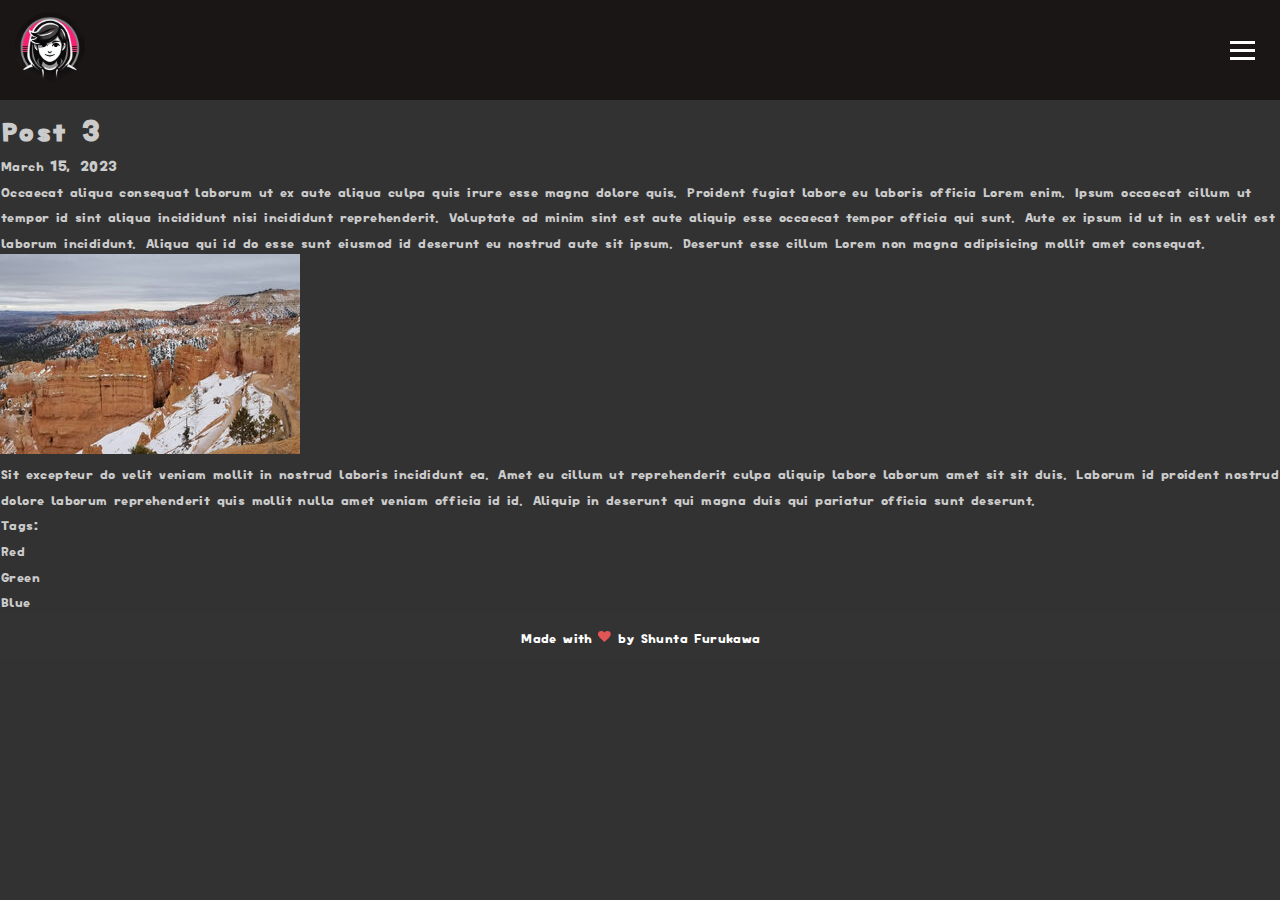
<file: posts/post-3/index.html>
<!DOCTYPE html>
<html lang="ja-jp" dir="ltr">
<head>
  <meta charset="utf-8">
<meta name="viewport" content="width=device-width">
<title>Post 3 | SHUNTA FURUKAWA INFO</title>
<link href="https://cdnjs.cloudflare.com/ajax/libs/font-awesome/5.15.4/css/all.min.css" rel="stylesheet">
      <link rel="stylesheet" href="/css/main.min.37e40f3db4b7b4beaa5b6bae502eb9a7ab875fb61dcad52193bae7ffc1e4aca1.css" integrity="sha256-N&#43;QPPbS3tL6qW2uuUC65p6uHX7YdytUhk7rn/8HkrKE=" crossorigin="anonymous">
      <link rel="stylesheet" href="/css/siteheader.min.ee439b2a65da3a372eb3129ac5d64896f19f8466fcc5ba445c0b07a469f6e5af.css" integrity="sha256-7kObKmXaOjcusxKaxdZIlvGfhGb8xbpEXAsHpGn25a8=" crossorigin="anonymous">
      <link rel="stylesheet" href="/css/hero.min.afe97291194af1651f653cf6446d563c32e62fc70b931c62ac506ac0c5f72462.css" integrity="sha256-r&#43;lykRlK8WUfZTz2RG1WPDLmL8cLkxxirFBqwMX3JGI=" crossorigin="anonymous">
      <link rel="stylesheet" href="/css/skill.min.49ddcccf6b79b91138f3eb9bac198bbe6d2908c22fcb3b846d89e0dc84bd846e.css" integrity="sha256-Sd3Mz2t5uRE48&#43;ubrBmLvm0pCMIvyzuEbYng3IS9hG4=" crossorigin="anonymous">
      <link rel="stylesheet" href="/css/story.min.2c03adc0a497ef9f1cb363e1564ef876e8c4d0dd198dc8c2eea7a1d7c4a4311c.css" integrity="sha256-LAOtwKSX758cs2PhVk74dujE0N0ZjcjC7qeh18SkMRw=" crossorigin="anonymous">

      <script src="/js/main.ec98bf5b0d024d700711d8d9991bebeb15953573c4cd37b6d0f33d5e5ed07750.js" integrity="sha256-7Ji/Ww0CTXAHEdjZmRvr6xWVNXPEzTe20PM9Xl7Qd1A=" crossorigin="anonymous"></script>


</head>
<body>
  <header class="site-header">
    <div class="container">
        
        <div class="logo">
            <a href="/">
                <img src="/images/logo.jpg" alt="Logo" />
            </a>
        </div>

        
        <div class="menu-toggle" id="menu-toggle">
            <span></span>
            <span></span>
            <span></span>
        </div>
    </div>
</header>


<div class="menu-drawer" id="menu-drawer">
    <div class="menu-drawer-content">
        <button class="menu-close" id="menu-close"></button> 
        
  <nav class="menu-links">
    <ul>
    <li>
      <a href="/">ホーム</a>
    </li>
    <li>
      <a href="/story">ストーリー</a>
    </li>
    </ul>
  </nav>

        <div class="menu-socials">
            <a href="https://x.com/shunta_furukawa" target="_blank"><svg xmlns="http://www.w3.org/2000/svg" width="1200" height="1227" viewBox="0 0 1200 1227">
    <path fill="#000"
        d="M714.163 519.284 1160.89 0h-105.86L667.137 450.887 357.328 0H0l468.492 681.821L0 1226.37h105.866l409.625-476.152 327.181 476.152H1200L714.137 519.284h.026ZM569.165 687.828l-47.468-67.894-377.686-540.24h162.604l304.797 435.991 47.468 67.894 396.2 566.721H892.476L569.165 687.854v-.026Z" />
</svg></a>
            <a href="https://www.facebook.com/shunta.furukawa" target="_blank"><svg role="img" viewBox="0 0 24 24" xmlns="http://www.w3.org/2000/svg">
    <title>Facebook</title>
    <path
        d="M9.101 23.691v-7.98H6.627v-3.667h2.474v-1.58c0-4.085 1.848-5.978 5.858-5.978.401 0 .955.042 1.468.103a8.68 8.68 0 0 1 1.141.195v3.325a8.623 8.623 0 0 0-.653-.036 26.805 26.805 0 0 0-.733-.009c-.707 0-1.259.096-1.675.309a1.686 1.686 0 0 0-.679.622c-.258.42-.374.995-.374 1.752v1.297h3.919l-.386 2.103-.287 1.564h-3.246v8.245C19.396 23.238 24 18.179 24 12.044c0-6.627-5.373-12-12-12s-12 5.373-12 12c0 5.628 3.874 10.35 9.101 11.647Z" />
</svg></a>
            <a href="https://www.linkedin.com/in/shunta-furukawa" target="_blank"><svg width="256" height="256" xmlns="http://www.w3.org/2000/svg" preserveAspectRatio="xMidYMid"
    viewBox="0 0 256 256">
    <path
        d="M218.123 218.127h-37.931v-59.403c0-14.165-.253-32.4-19.728-32.4-19.756 0-22.779 15.434-22.779 31.369v60.43h-37.93V95.967h36.413v16.694h.51a39.907 39.907 0 0 1 35.928-19.733c38.445 0 45.533 25.288 45.533 58.186l-.016 67.013ZM56.955 79.27c-12.157.002-22.014-9.852-22.016-22.009-.002-12.157 9.851-22.014 22.008-22.016 12.157-.003 22.014 9.851 22.016 22.008A22.013 22.013 0 0 1 56.955 79.27m18.966 138.858H37.95V95.967h37.97v122.16ZM237.033.018H18.89C8.58-.098.125 8.161-.001 18.471v219.053c.122 10.315 8.576 18.582 18.89 18.474h218.144c10.336.128 18.823-8.139 18.966-18.474V18.454c-.147-10.33-8.635-18.588-18.966-18.453"
        fill="#currentColor" />
</svg></a>
            <a href="https://github.com/shunta-furukawa" target="_blank"><svg role="img" viewBox="0 0 24 24" xmlns="http://www.w3.org/2000/svg">
    <title>GitHub</title>
    <path
        d="M12 .297c-6.63 0-12 5.373-12 12 0 5.303 3.438 9.8 8.205 11.385.6.113.82-.258.82-.577 0-.285-.01-1.04-.015-2.04-3.338.724-4.042-1.61-4.042-1.61C4.422 18.07 3.633 17.7 3.633 17.7c-1.087-.744.084-.729.084-.729 1.205.084 1.838 1.236 1.838 1.236 1.07 1.835 2.809 1.305 3.495.998.108-.776.417-1.305.76-1.605-2.665-.3-5.466-1.332-5.466-5.93 0-1.31.465-2.38 1.235-3.22-.135-.303-.54-1.523.105-3.176 0 0 1.005-.322 3.3 1.23.96-.267 1.98-.399 3-.405 1.02.006 2.04.138 3 .405 2.28-1.552 3.285-1.23 3.285-1.23.645 1.653.24 2.873.12 3.176.765.84 1.23 1.91 1.23 3.22 0 4.61-2.805 5.625-5.475 5.92.42.36.81 1.096.81 2.22 0 1.606-.015 2.896-.015 3.286 0 .315.21.69.825.57C20.565 22.092 24 17.592 24 12.297c0-6.627-5.373-12-12-12" />
</svg></a>
        </div>
    </div>
</div>
  <main>
    
  <h1>Post 3</h1>

  
  
  <time datetime="2023-03-15T11:00:00-07:00">March 15, 2023</time>

  <p>Occaecat aliqua consequat laborum ut ex aute aliqua culpa quis irure esse magna dolore quis. Proident fugiat labore eu laboris officia Lorem enim. Ipsum occaecat cillum ut tempor id sint aliqua incididunt nisi incididunt reprehenderit. Voluptate ad minim sint est aute aliquip esse occaecat tempor officia qui sunt. Aute ex ipsum id ut in est velit est laborum incididunt. Aliqua qui id do esse sunt eiusmod id deserunt eu nostrud aute sit ipsum. Deserunt esse cillum Lorem non magna adipisicing mollit amet consequat.</p>
<p><img src="bryce-canyon.jpg" alt="Bryce Canyon National Park"></p>
<p>Sit excepteur do velit veniam mollit in nostrud laboris incididunt ea. Amet eu cillum ut reprehenderit culpa aliquip labore laborum amet sit sit duis. Laborum id proident nostrud dolore laborum reprehenderit quis mollit nulla amet veniam officia id id. Aliquip in deserunt qui magna duis qui pariatur officia sunt deserunt.</p>

  
  <div>
    <div>Tags:</div>
    <ul>
        <li><a href="/tags/red/">Red</a></li>
        <li><a href="/tags/green/">Green</a></li>
        <li><a href="/tags/blue/">Blue</a></li>
    </ul>
  </div>


  </main>
  <footer class="footer">
    <p>Made with <svg viewBox="0 0 1792 1792" preserveAspectRatio="xMidYMid meet" xmlns="http://www.w3.org/2000/svg" style="height: 0.8rem;"><path d="M896 1664q-26 0-44-18l-624-602q-10-8-27.5-26T145 952.5 77 855 23.5 734 0 596q0-220 127-344t351-124q62 0 126.5 21.5t120 58T820 276t76 68q36-36 76-68t95.5-68.5 120-58T1314 128q224 0 351 124t127 344q0 221-229 450l-623 600q-18 18-44 18z" fill="#e25555"></path></svg> by Shunta Furukawa</p>
</footer>

</body>
</html>
</file>
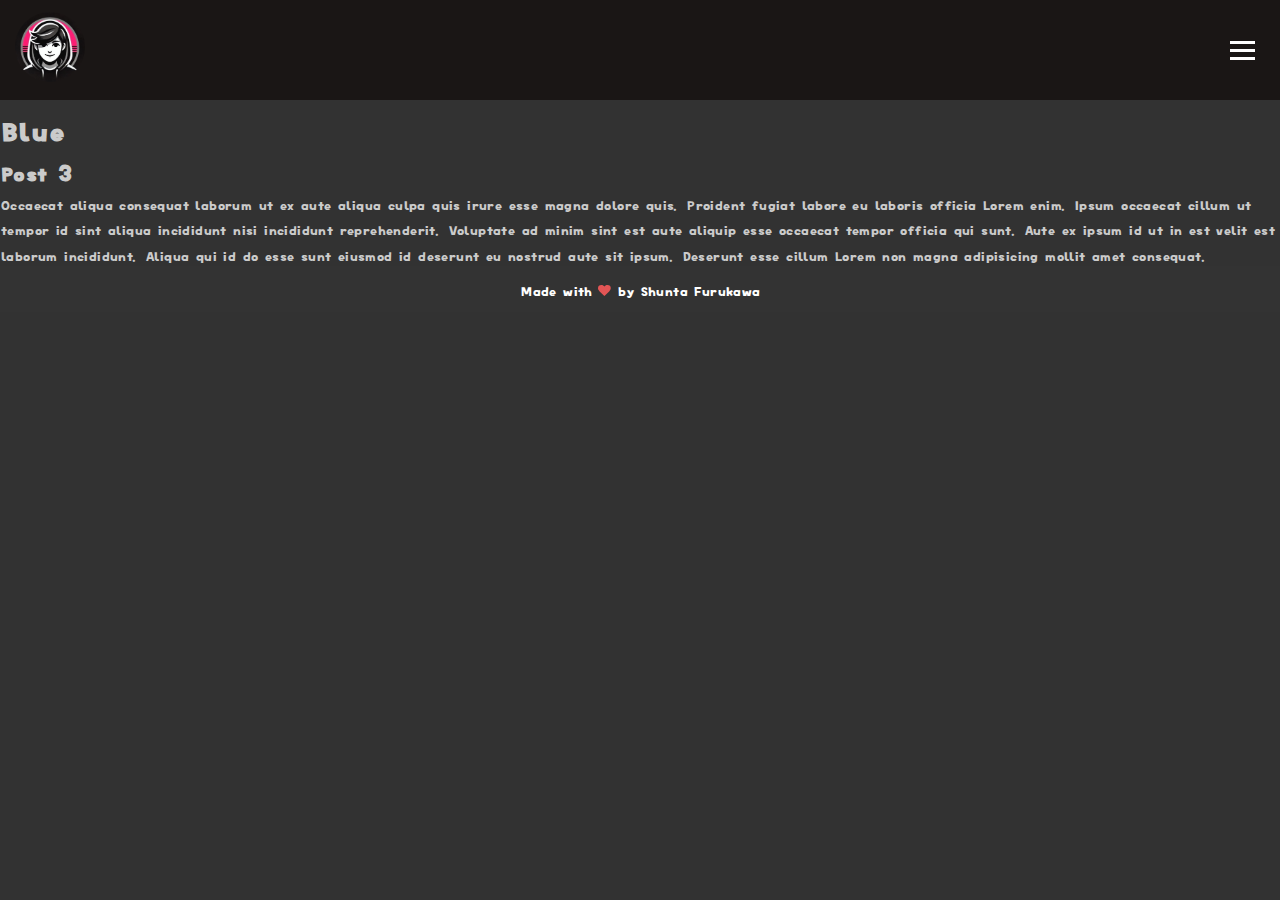
<file: tags/blue/index.html>
<!DOCTYPE html>
<html lang="ja-jp" dir="ltr">
<head>
  <meta charset="utf-8">
<meta name="viewport" content="width=device-width">
<title>Blue | SHUNTA FURUKAWA INFO</title>
<link href="https://cdnjs.cloudflare.com/ajax/libs/font-awesome/5.15.4/css/all.min.css" rel="stylesheet">
      <link rel="stylesheet" href="/css/main.min.37e40f3db4b7b4beaa5b6bae502eb9a7ab875fb61dcad52193bae7ffc1e4aca1.css" integrity="sha256-N&#43;QPPbS3tL6qW2uuUC65p6uHX7YdytUhk7rn/8HkrKE=" crossorigin="anonymous">
      <link rel="stylesheet" href="/css/siteheader.min.ee439b2a65da3a372eb3129ac5d64896f19f8466fcc5ba445c0b07a469f6e5af.css" integrity="sha256-7kObKmXaOjcusxKaxdZIlvGfhGb8xbpEXAsHpGn25a8=" crossorigin="anonymous">
      <link rel="stylesheet" href="/css/hero.min.afe97291194af1651f653cf6446d563c32e62fc70b931c62ac506ac0c5f72462.css" integrity="sha256-r&#43;lykRlK8WUfZTz2RG1WPDLmL8cLkxxirFBqwMX3JGI=" crossorigin="anonymous">
      <link rel="stylesheet" href="/css/skill.min.49ddcccf6b79b91138f3eb9bac198bbe6d2908c22fcb3b846d89e0dc84bd846e.css" integrity="sha256-Sd3Mz2t5uRE48&#43;ubrBmLvm0pCMIvyzuEbYng3IS9hG4=" crossorigin="anonymous">
      <link rel="stylesheet" href="/css/story.min.2c03adc0a497ef9f1cb363e1564ef876e8c4d0dd198dc8c2eea7a1d7c4a4311c.css" integrity="sha256-LAOtwKSX758cs2PhVk74dujE0N0ZjcjC7qeh18SkMRw=" crossorigin="anonymous">

      <script src="/js/main.ec98bf5b0d024d700711d8d9991bebeb15953573c4cd37b6d0f33d5e5ed07750.js" integrity="sha256-7Ji/Ww0CTXAHEdjZmRvr6xWVNXPEzTe20PM9Xl7Qd1A=" crossorigin="anonymous"></script>


</head>
<body>
  <header class="site-header">
    <div class="container">
        
        <div class="logo">
            <a href="/">
                <img src="/images/logo.jpg" alt="Logo" />
            </a>
        </div>

        
        <div class="menu-toggle" id="menu-toggle">
            <span></span>
            <span></span>
            <span></span>
        </div>
    </div>
</header>


<div class="menu-drawer" id="menu-drawer">
    <div class="menu-drawer-content">
        <button class="menu-close" id="menu-close"></button> 
        
  <nav class="menu-links">
    <ul>
    <li>
      <a href="/">ホーム</a>
    </li>
    <li>
      <a href="/story">ストーリー</a>
    </li>
    </ul>
  </nav>

        <div class="menu-socials">
            <a href="https://x.com/shunta_furukawa" target="_blank"><svg xmlns="http://www.w3.org/2000/svg" width="1200" height="1227" viewBox="0 0 1200 1227">
    <path fill="#000"
        d="M714.163 519.284 1160.89 0h-105.86L667.137 450.887 357.328 0H0l468.492 681.821L0 1226.37h105.866l409.625-476.152 327.181 476.152H1200L714.137 519.284h.026ZM569.165 687.828l-47.468-67.894-377.686-540.24h162.604l304.797 435.991 47.468 67.894 396.2 566.721H892.476L569.165 687.854v-.026Z" />
</svg></a>
            <a href="https://www.facebook.com/shunta.furukawa" target="_blank"><svg role="img" viewBox="0 0 24 24" xmlns="http://www.w3.org/2000/svg">
    <title>Facebook</title>
    <path
        d="M9.101 23.691v-7.98H6.627v-3.667h2.474v-1.58c0-4.085 1.848-5.978 5.858-5.978.401 0 .955.042 1.468.103a8.68 8.68 0 0 1 1.141.195v3.325a8.623 8.623 0 0 0-.653-.036 26.805 26.805 0 0 0-.733-.009c-.707 0-1.259.096-1.675.309a1.686 1.686 0 0 0-.679.622c-.258.42-.374.995-.374 1.752v1.297h3.919l-.386 2.103-.287 1.564h-3.246v8.245C19.396 23.238 24 18.179 24 12.044c0-6.627-5.373-12-12-12s-12 5.373-12 12c0 5.628 3.874 10.35 9.101 11.647Z" />
</svg></a>
            <a href="https://www.linkedin.com/in/shunta-furukawa" target="_blank"><svg width="256" height="256" xmlns="http://www.w3.org/2000/svg" preserveAspectRatio="xMidYMid"
    viewBox="0 0 256 256">
    <path
        d="M218.123 218.127h-37.931v-59.403c0-14.165-.253-32.4-19.728-32.4-19.756 0-22.779 15.434-22.779 31.369v60.43h-37.93V95.967h36.413v16.694h.51a39.907 39.907 0 0 1 35.928-19.733c38.445 0 45.533 25.288 45.533 58.186l-.016 67.013ZM56.955 79.27c-12.157.002-22.014-9.852-22.016-22.009-.002-12.157 9.851-22.014 22.008-22.016 12.157-.003 22.014 9.851 22.016 22.008A22.013 22.013 0 0 1 56.955 79.27m18.966 138.858H37.95V95.967h37.97v122.16ZM237.033.018H18.89C8.58-.098.125 8.161-.001 18.471v219.053c.122 10.315 8.576 18.582 18.89 18.474h218.144c10.336.128 18.823-8.139 18.966-18.474V18.454c-.147-10.33-8.635-18.588-18.966-18.453"
        fill="#currentColor" />
</svg></a>
            <a href="https://github.com/shunta-furukawa" target="_blank"><svg role="img" viewBox="0 0 24 24" xmlns="http://www.w3.org/2000/svg">
    <title>GitHub</title>
    <path
        d="M12 .297c-6.63 0-12 5.373-12 12 0 5.303 3.438 9.8 8.205 11.385.6.113.82-.258.82-.577 0-.285-.01-1.04-.015-2.04-3.338.724-4.042-1.61-4.042-1.61C4.422 18.07 3.633 17.7 3.633 17.7c-1.087-.744.084-.729.084-.729 1.205.084 1.838 1.236 1.838 1.236 1.07 1.835 2.809 1.305 3.495.998.108-.776.417-1.305.76-1.605-2.665-.3-5.466-1.332-5.466-5.93 0-1.31.465-2.38 1.235-3.22-.135-.303-.54-1.523.105-3.176 0 0 1.005-.322 3.3 1.23.96-.267 1.98-.399 3-.405 1.02.006 2.04.138 3 .405 2.28-1.552 3.285-1.23 3.285-1.23.645 1.653.24 2.873.12 3.176.765.84 1.23 1.91 1.23 3.22 0 4.61-2.805 5.625-5.475 5.92.42.36.81 1.096.81 2.22 0 1.606-.015 2.896-.015 3.286 0 .315.21.69.825.57C20.565 22.092 24 17.592 24 12.297c0-6.627-5.373-12-12-12" />
</svg></a>
        </div>
    </div>
</div>
  <main>
    
  <h1>Blue</h1>
  
  
    <h2><a href="/posts/post-3/">Post 3</a></h2>
    <p>Occaecat aliqua consequat laborum ut ex aute aliqua culpa quis irure esse magna dolore quis. Proident fugiat labore eu laboris officia Lorem enim. Ipsum occaecat cillum ut tempor id sint aliqua incididunt nisi incididunt reprehenderit. Voluptate ad minim sint est aute aliquip esse occaecat tempor officia qui sunt. Aute ex ipsum id ut in est velit est laborum incididunt. Aliqua qui id do esse sunt eiusmod id deserunt eu nostrud aute sit ipsum. Deserunt esse cillum Lorem non magna adipisicing mollit amet consequat.</p>
  

  </main>
  <footer class="footer">
    <p>Made with <svg viewBox="0 0 1792 1792" preserveAspectRatio="xMidYMid meet" xmlns="http://www.w3.org/2000/svg" style="height: 0.8rem;"><path d="M896 1664q-26 0-44-18l-624-602q-10-8-27.5-26T145 952.5 77 855 23.5 734 0 596q0-220 127-344t351-124q62 0 126.5 21.5t120 58T820 276t76 68q36-36 76-68t95.5-68.5 120-58T1314 128q224 0 351 124t127 344q0 221-229 450l-623 600q-18 18-44 18z" fill="#e25555"></path></svg> by Shunta Furukawa</p>
</footer>

</body>
</html>
</file>
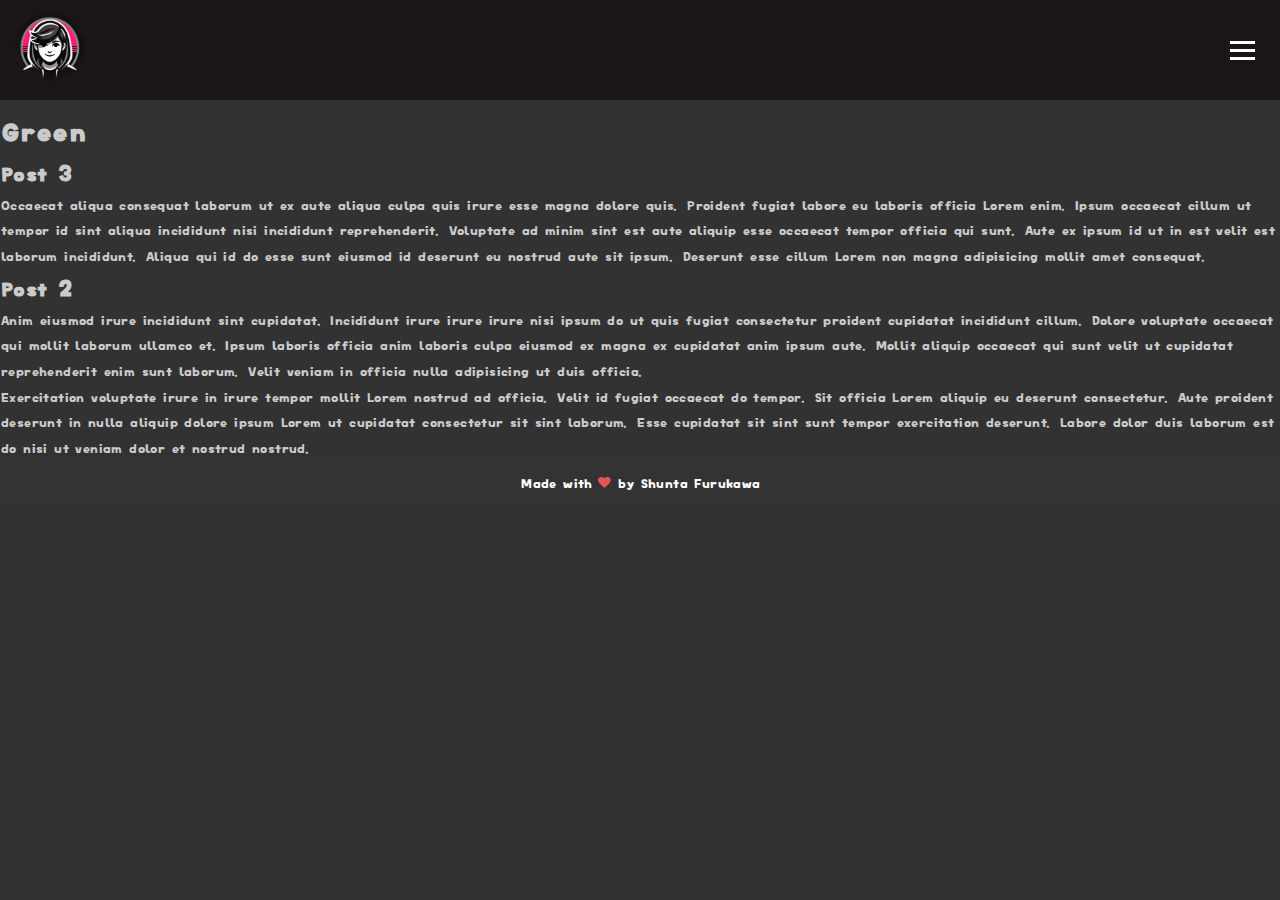
<file: tags/green/index.html>
<!DOCTYPE html>
<html lang="ja-jp" dir="ltr">
<head>
  <meta charset="utf-8">
<meta name="viewport" content="width=device-width">
<title>Green | SHUNTA FURUKAWA INFO</title>
<link href="https://cdnjs.cloudflare.com/ajax/libs/font-awesome/5.15.4/css/all.min.css" rel="stylesheet">
      <link rel="stylesheet" href="/css/main.min.37e40f3db4b7b4beaa5b6bae502eb9a7ab875fb61dcad52193bae7ffc1e4aca1.css" integrity="sha256-N&#43;QPPbS3tL6qW2uuUC65p6uHX7YdytUhk7rn/8HkrKE=" crossorigin="anonymous">
      <link rel="stylesheet" href="/css/siteheader.min.ee439b2a65da3a372eb3129ac5d64896f19f8466fcc5ba445c0b07a469f6e5af.css" integrity="sha256-7kObKmXaOjcusxKaxdZIlvGfhGb8xbpEXAsHpGn25a8=" crossorigin="anonymous">
      <link rel="stylesheet" href="/css/hero.min.afe97291194af1651f653cf6446d563c32e62fc70b931c62ac506ac0c5f72462.css" integrity="sha256-r&#43;lykRlK8WUfZTz2RG1WPDLmL8cLkxxirFBqwMX3JGI=" crossorigin="anonymous">
      <link rel="stylesheet" href="/css/skill.min.49ddcccf6b79b91138f3eb9bac198bbe6d2908c22fcb3b846d89e0dc84bd846e.css" integrity="sha256-Sd3Mz2t5uRE48&#43;ubrBmLvm0pCMIvyzuEbYng3IS9hG4=" crossorigin="anonymous">
      <link rel="stylesheet" href="/css/story.min.2c03adc0a497ef9f1cb363e1564ef876e8c4d0dd198dc8c2eea7a1d7c4a4311c.css" integrity="sha256-LAOtwKSX758cs2PhVk74dujE0N0ZjcjC7qeh18SkMRw=" crossorigin="anonymous">

      <script src="/js/main.ec98bf5b0d024d700711d8d9991bebeb15953573c4cd37b6d0f33d5e5ed07750.js" integrity="sha256-7Ji/Ww0CTXAHEdjZmRvr6xWVNXPEzTe20PM9Xl7Qd1A=" crossorigin="anonymous"></script>


</head>
<body>
  <header class="site-header">
    <div class="container">
        
        <div class="logo">
            <a href="/">
                <img src="/images/logo.jpg" alt="Logo" />
            </a>
        </div>

        
        <div class="menu-toggle" id="menu-toggle">
            <span></span>
            <span></span>
            <span></span>
        </div>
    </div>
</header>


<div class="menu-drawer" id="menu-drawer">
    <div class="menu-drawer-content">
        <button class="menu-close" id="menu-close"></button> 
        
  <nav class="menu-links">
    <ul>
    <li>
      <a href="/">ホーム</a>
    </li>
    <li>
      <a href="/story">ストーリー</a>
    </li>
    </ul>
  </nav>

        <div class="menu-socials">
            <a href="https://x.com/shunta_furukawa" target="_blank"><svg xmlns="http://www.w3.org/2000/svg" width="1200" height="1227" viewBox="0 0 1200 1227">
    <path fill="#000"
        d="M714.163 519.284 1160.89 0h-105.86L667.137 450.887 357.328 0H0l468.492 681.821L0 1226.37h105.866l409.625-476.152 327.181 476.152H1200L714.137 519.284h.026ZM569.165 687.828l-47.468-67.894-377.686-540.24h162.604l304.797 435.991 47.468 67.894 396.2 566.721H892.476L569.165 687.854v-.026Z" />
</svg></a>
            <a href="https://www.facebook.com/shunta.furukawa" target="_blank"><svg role="img" viewBox="0 0 24 24" xmlns="http://www.w3.org/2000/svg">
    <title>Facebook</title>
    <path
        d="M9.101 23.691v-7.98H6.627v-3.667h2.474v-1.58c0-4.085 1.848-5.978 5.858-5.978.401 0 .955.042 1.468.103a8.68 8.68 0 0 1 1.141.195v3.325a8.623 8.623 0 0 0-.653-.036 26.805 26.805 0 0 0-.733-.009c-.707 0-1.259.096-1.675.309a1.686 1.686 0 0 0-.679.622c-.258.42-.374.995-.374 1.752v1.297h3.919l-.386 2.103-.287 1.564h-3.246v8.245C19.396 23.238 24 18.179 24 12.044c0-6.627-5.373-12-12-12s-12 5.373-12 12c0 5.628 3.874 10.35 9.101 11.647Z" />
</svg></a>
            <a href="https://www.linkedin.com/in/shunta-furukawa" target="_blank"><svg width="256" height="256" xmlns="http://www.w3.org/2000/svg" preserveAspectRatio="xMidYMid"
    viewBox="0 0 256 256">
    <path
        d="M218.123 218.127h-37.931v-59.403c0-14.165-.253-32.4-19.728-32.4-19.756 0-22.779 15.434-22.779 31.369v60.43h-37.93V95.967h36.413v16.694h.51a39.907 39.907 0 0 1 35.928-19.733c38.445 0 45.533 25.288 45.533 58.186l-.016 67.013ZM56.955 79.27c-12.157.002-22.014-9.852-22.016-22.009-.002-12.157 9.851-22.014 22.008-22.016 12.157-.003 22.014 9.851 22.016 22.008A22.013 22.013 0 0 1 56.955 79.27m18.966 138.858H37.95V95.967h37.97v122.16ZM237.033.018H18.89C8.58-.098.125 8.161-.001 18.471v219.053c.122 10.315 8.576 18.582 18.89 18.474h218.144c10.336.128 18.823-8.139 18.966-18.474V18.454c-.147-10.33-8.635-18.588-18.966-18.453"
        fill="#currentColor" />
</svg></a>
            <a href="https://github.com/shunta-furukawa" target="_blank"><svg role="img" viewBox="0 0 24 24" xmlns="http://www.w3.org/2000/svg">
    <title>GitHub</title>
    <path
        d="M12 .297c-6.63 0-12 5.373-12 12 0 5.303 3.438 9.8 8.205 11.385.6.113.82-.258.82-.577 0-.285-.01-1.04-.015-2.04-3.338.724-4.042-1.61-4.042-1.61C4.422 18.07 3.633 17.7 3.633 17.7c-1.087-.744.084-.729.084-.729 1.205.084 1.838 1.236 1.838 1.236 1.07 1.835 2.809 1.305 3.495.998.108-.776.417-1.305.76-1.605-2.665-.3-5.466-1.332-5.466-5.93 0-1.31.465-2.38 1.235-3.22-.135-.303-.54-1.523.105-3.176 0 0 1.005-.322 3.3 1.23.96-.267 1.98-.399 3-.405 1.02.006 2.04.138 3 .405 2.28-1.552 3.285-1.23 3.285-1.23.645 1.653.24 2.873.12 3.176.765.84 1.23 1.91 1.23 3.22 0 4.61-2.805 5.625-5.475 5.92.42.36.81 1.096.81 2.22 0 1.606-.015 2.896-.015 3.286 0 .315.21.69.825.57C20.565 22.092 24 17.592 24 12.297c0-6.627-5.373-12-12-12" />
</svg></a>
        </div>
    </div>
</div>
  <main>
    
  <h1>Green</h1>
  
  
    <h2><a href="/posts/post-3/">Post 3</a></h2>
    <p>Occaecat aliqua consequat laborum ut ex aute aliqua culpa quis irure esse magna dolore quis. Proident fugiat labore eu laboris officia Lorem enim. Ipsum occaecat cillum ut tempor id sint aliqua incididunt nisi incididunt reprehenderit. Voluptate ad minim sint est aute aliquip esse occaecat tempor officia qui sunt. Aute ex ipsum id ut in est velit est laborum incididunt. Aliqua qui id do esse sunt eiusmod id deserunt eu nostrud aute sit ipsum. Deserunt esse cillum Lorem non magna adipisicing mollit amet consequat.</p>
  
    <h2><a href="/posts/post-2/">Post 2</a></h2>
    <p>Anim eiusmod irure incididunt sint cupidatat. Incididunt irure irure irure nisi ipsum do ut quis fugiat consectetur proident cupidatat incididunt cillum. Dolore voluptate occaecat qui mollit laborum ullamco et. Ipsum laboris officia anim laboris culpa eiusmod ex magna ex cupidatat anim ipsum aute. Mollit aliquip occaecat qui sunt velit ut cupidatat reprehenderit enim sunt laborum. Velit veniam in officia nulla adipisicing ut duis officia.</p>
<p>Exercitation voluptate irure in irure tempor mollit Lorem nostrud ad officia. Velit id fugiat occaecat do tempor. Sit officia Lorem aliquip eu deserunt consectetur. Aute proident deserunt in nulla aliquip dolore ipsum Lorem ut cupidatat consectetur sit sint laborum. Esse cupidatat sit sint sunt tempor exercitation deserunt. Labore dolor duis laborum est do nisi ut veniam dolor et nostrud nostrud.</p>
  

  </main>
  <footer class="footer">
    <p>Made with <svg viewBox="0 0 1792 1792" preserveAspectRatio="xMidYMid meet" xmlns="http://www.w3.org/2000/svg" style="height: 0.8rem;"><path d="M896 1664q-26 0-44-18l-624-602q-10-8-27.5-26T145 952.5 77 855 23.5 734 0 596q0-220 127-344t351-124q62 0 126.5 21.5t120 58T820 276t76 68q36-36 76-68t95.5-68.5 120-58T1314 128q224 0 351 124t127 344q0 221-229 450l-623 600q-18 18-44 18z" fill="#e25555"></path></svg> by Shunta Furukawa</p>
</footer>

</body>
</html>
</file>
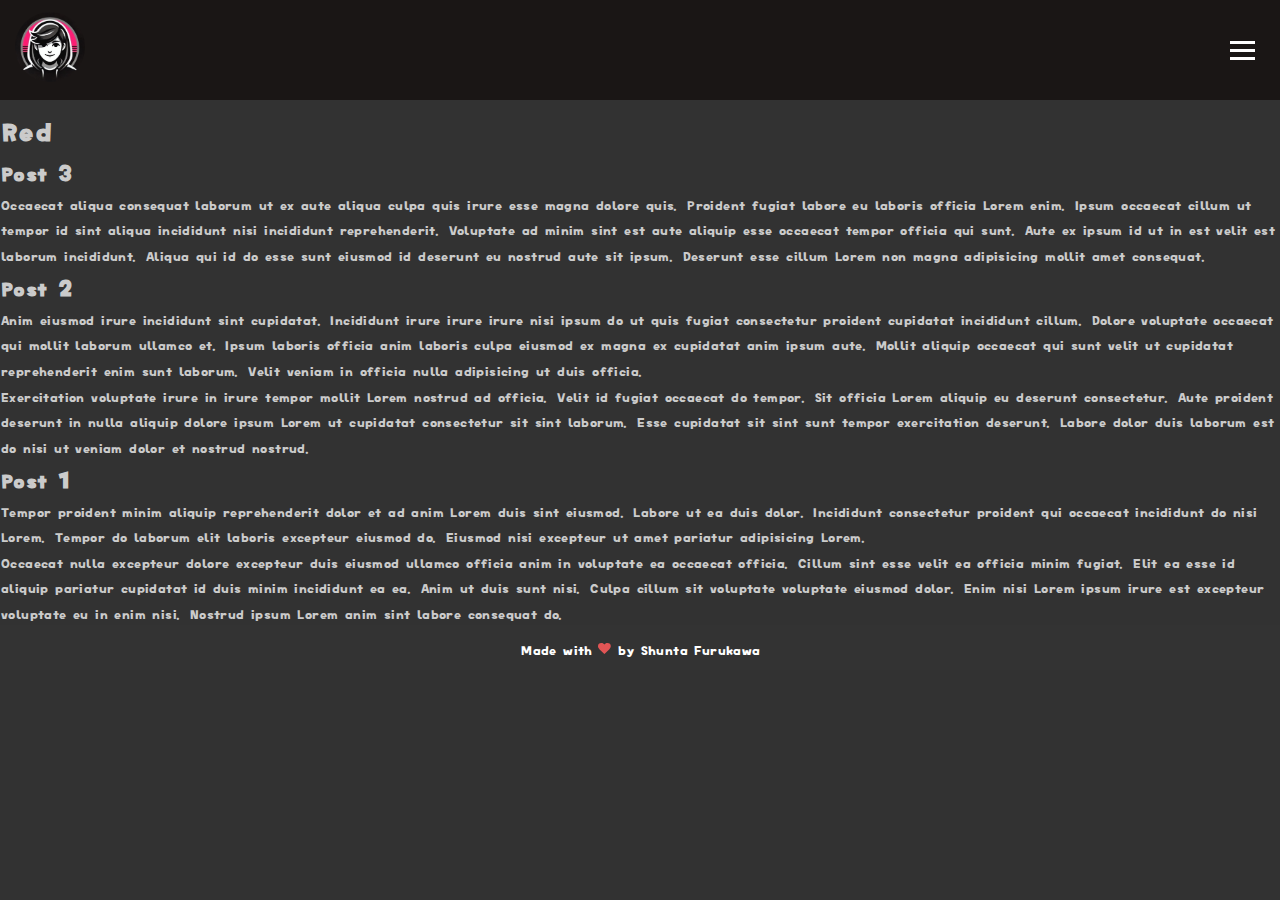
<file: tags/red/index.html>
<!DOCTYPE html>
<html lang="ja-jp" dir="ltr">
<head>
  <meta charset="utf-8">
<meta name="viewport" content="width=device-width">
<title>Red | SHUNTA FURUKAWA INFO</title>
<link href="https://cdnjs.cloudflare.com/ajax/libs/font-awesome/5.15.4/css/all.min.css" rel="stylesheet">
      <link rel="stylesheet" href="/css/main.min.37e40f3db4b7b4beaa5b6bae502eb9a7ab875fb61dcad52193bae7ffc1e4aca1.css" integrity="sha256-N&#43;QPPbS3tL6qW2uuUC65p6uHX7YdytUhk7rn/8HkrKE=" crossorigin="anonymous">
      <link rel="stylesheet" href="/css/siteheader.min.ee439b2a65da3a372eb3129ac5d64896f19f8466fcc5ba445c0b07a469f6e5af.css" integrity="sha256-7kObKmXaOjcusxKaxdZIlvGfhGb8xbpEXAsHpGn25a8=" crossorigin="anonymous">
      <link rel="stylesheet" href="/css/hero.min.afe97291194af1651f653cf6446d563c32e62fc70b931c62ac506ac0c5f72462.css" integrity="sha256-r&#43;lykRlK8WUfZTz2RG1WPDLmL8cLkxxirFBqwMX3JGI=" crossorigin="anonymous">
      <link rel="stylesheet" href="/css/skill.min.49ddcccf6b79b91138f3eb9bac198bbe6d2908c22fcb3b846d89e0dc84bd846e.css" integrity="sha256-Sd3Mz2t5uRE48&#43;ubrBmLvm0pCMIvyzuEbYng3IS9hG4=" crossorigin="anonymous">
      <link rel="stylesheet" href="/css/story.min.2c03adc0a497ef9f1cb363e1564ef876e8c4d0dd198dc8c2eea7a1d7c4a4311c.css" integrity="sha256-LAOtwKSX758cs2PhVk74dujE0N0ZjcjC7qeh18SkMRw=" crossorigin="anonymous">

      <script src="/js/main.ec98bf5b0d024d700711d8d9991bebeb15953573c4cd37b6d0f33d5e5ed07750.js" integrity="sha256-7Ji/Ww0CTXAHEdjZmRvr6xWVNXPEzTe20PM9Xl7Qd1A=" crossorigin="anonymous"></script>


</head>
<body>
  <header class="site-header">
    <div class="container">
        
        <div class="logo">
            <a href="/">
                <img src="/images/logo.jpg" alt="Logo" />
            </a>
        </div>

        
        <div class="menu-toggle" id="menu-toggle">
            <span></span>
            <span></span>
            <span></span>
        </div>
    </div>
</header>


<div class="menu-drawer" id="menu-drawer">
    <div class="menu-drawer-content">
        <button class="menu-close" id="menu-close"></button> 
        
  <nav class="menu-links">
    <ul>
    <li>
      <a href="/">ホーム</a>
    </li>
    <li>
      <a href="/story">ストーリー</a>
    </li>
    </ul>
  </nav>

        <div class="menu-socials">
            <a href="https://x.com/shunta_furukawa" target="_blank"><svg xmlns="http://www.w3.org/2000/svg" width="1200" height="1227" viewBox="0 0 1200 1227">
    <path fill="#000"
        d="M714.163 519.284 1160.89 0h-105.86L667.137 450.887 357.328 0H0l468.492 681.821L0 1226.37h105.866l409.625-476.152 327.181 476.152H1200L714.137 519.284h.026ZM569.165 687.828l-47.468-67.894-377.686-540.24h162.604l304.797 435.991 47.468 67.894 396.2 566.721H892.476L569.165 687.854v-.026Z" />
</svg></a>
            <a href="https://www.facebook.com/shunta.furukawa" target="_blank"><svg role="img" viewBox="0 0 24 24" xmlns="http://www.w3.org/2000/svg">
    <title>Facebook</title>
    <path
        d="M9.101 23.691v-7.98H6.627v-3.667h2.474v-1.58c0-4.085 1.848-5.978 5.858-5.978.401 0 .955.042 1.468.103a8.68 8.68 0 0 1 1.141.195v3.325a8.623 8.623 0 0 0-.653-.036 26.805 26.805 0 0 0-.733-.009c-.707 0-1.259.096-1.675.309a1.686 1.686 0 0 0-.679.622c-.258.42-.374.995-.374 1.752v1.297h3.919l-.386 2.103-.287 1.564h-3.246v8.245C19.396 23.238 24 18.179 24 12.044c0-6.627-5.373-12-12-12s-12 5.373-12 12c0 5.628 3.874 10.35 9.101 11.647Z" />
</svg></a>
            <a href="https://www.linkedin.com/in/shunta-furukawa" target="_blank"><svg width="256" height="256" xmlns="http://www.w3.org/2000/svg" preserveAspectRatio="xMidYMid"
    viewBox="0 0 256 256">
    <path
        d="M218.123 218.127h-37.931v-59.403c0-14.165-.253-32.4-19.728-32.4-19.756 0-22.779 15.434-22.779 31.369v60.43h-37.93V95.967h36.413v16.694h.51a39.907 39.907 0 0 1 35.928-19.733c38.445 0 45.533 25.288 45.533 58.186l-.016 67.013ZM56.955 79.27c-12.157.002-22.014-9.852-22.016-22.009-.002-12.157 9.851-22.014 22.008-22.016 12.157-.003 22.014 9.851 22.016 22.008A22.013 22.013 0 0 1 56.955 79.27m18.966 138.858H37.95V95.967h37.97v122.16ZM237.033.018H18.89C8.58-.098.125 8.161-.001 18.471v219.053c.122 10.315 8.576 18.582 18.89 18.474h218.144c10.336.128 18.823-8.139 18.966-18.474V18.454c-.147-10.33-8.635-18.588-18.966-18.453"
        fill="#currentColor" />
</svg></a>
            <a href="https://github.com/shunta-furukawa" target="_blank"><svg role="img" viewBox="0 0 24 24" xmlns="http://www.w3.org/2000/svg">
    <title>GitHub</title>
    <path
        d="M12 .297c-6.63 0-12 5.373-12 12 0 5.303 3.438 9.8 8.205 11.385.6.113.82-.258.82-.577 0-.285-.01-1.04-.015-2.04-3.338.724-4.042-1.61-4.042-1.61C4.422 18.07 3.633 17.7 3.633 17.7c-1.087-.744.084-.729.084-.729 1.205.084 1.838 1.236 1.838 1.236 1.07 1.835 2.809 1.305 3.495.998.108-.776.417-1.305.76-1.605-2.665-.3-5.466-1.332-5.466-5.93 0-1.31.465-2.38 1.235-3.22-.135-.303-.54-1.523.105-3.176 0 0 1.005-.322 3.3 1.23.96-.267 1.98-.399 3-.405 1.02.006 2.04.138 3 .405 2.28-1.552 3.285-1.23 3.285-1.23.645 1.653.24 2.873.12 3.176.765.84 1.23 1.91 1.23 3.22 0 4.61-2.805 5.625-5.475 5.92.42.36.81 1.096.81 2.22 0 1.606-.015 2.896-.015 3.286 0 .315.21.69.825.57C20.565 22.092 24 17.592 24 12.297c0-6.627-5.373-12-12-12" />
</svg></a>
        </div>
    </div>
</div>
  <main>
    
  <h1>Red</h1>
  
  
    <h2><a href="/posts/post-3/">Post 3</a></h2>
    <p>Occaecat aliqua consequat laborum ut ex aute aliqua culpa quis irure esse magna dolore quis. Proident fugiat labore eu laboris officia Lorem enim. Ipsum occaecat cillum ut tempor id sint aliqua incididunt nisi incididunt reprehenderit. Voluptate ad minim sint est aute aliquip esse occaecat tempor officia qui sunt. Aute ex ipsum id ut in est velit est laborum incididunt. Aliqua qui id do esse sunt eiusmod id deserunt eu nostrud aute sit ipsum. Deserunt esse cillum Lorem non magna adipisicing mollit amet consequat.</p>
  
    <h2><a href="/posts/post-2/">Post 2</a></h2>
    <p>Anim eiusmod irure incididunt sint cupidatat. Incididunt irure irure irure nisi ipsum do ut quis fugiat consectetur proident cupidatat incididunt cillum. Dolore voluptate occaecat qui mollit laborum ullamco et. Ipsum laboris officia anim laboris culpa eiusmod ex magna ex cupidatat anim ipsum aute. Mollit aliquip occaecat qui sunt velit ut cupidatat reprehenderit enim sunt laborum. Velit veniam in officia nulla adipisicing ut duis officia.</p>
<p>Exercitation voluptate irure in irure tempor mollit Lorem nostrud ad officia. Velit id fugiat occaecat do tempor. Sit officia Lorem aliquip eu deserunt consectetur. Aute proident deserunt in nulla aliquip dolore ipsum Lorem ut cupidatat consectetur sit sint laborum. Esse cupidatat sit sint sunt tempor exercitation deserunt. Labore dolor duis laborum est do nisi ut veniam dolor et nostrud nostrud.</p>
  
    <h2><a href="/posts/post-1/">Post 1</a></h2>
    <p>Tempor proident minim aliquip reprehenderit dolor et ad anim Lorem duis sint eiusmod. Labore ut ea duis dolor. Incididunt consectetur proident qui occaecat incididunt do nisi Lorem. Tempor do laborum elit laboris excepteur eiusmod do. Eiusmod nisi excepteur ut amet pariatur adipisicing Lorem.</p>
<p>Occaecat nulla excepteur dolore excepteur duis eiusmod ullamco officia anim in voluptate ea occaecat officia. Cillum sint esse velit ea officia minim fugiat. Elit ea esse id aliquip pariatur cupidatat id duis minim incididunt ea ea. Anim ut duis sunt nisi. Culpa cillum sit voluptate voluptate eiusmod dolor. Enim nisi Lorem ipsum irure est excepteur voluptate eu in enim nisi. Nostrud ipsum Lorem anim sint labore consequat do.</p>
  

  </main>
  <footer class="footer">
    <p>Made with <svg viewBox="0 0 1792 1792" preserveAspectRatio="xMidYMid meet" xmlns="http://www.w3.org/2000/svg" style="height: 0.8rem;"><path d="M896 1664q-26 0-44-18l-624-602q-10-8-27.5-26T145 952.5 77 855 23.5 734 0 596q0-220 127-344t351-124q62 0 126.5 21.5t120 58T820 276t76 68q36-36 76-68t95.5-68.5 120-58T1314 128q224 0 351 124t127 344q0 221-229 450l-623 600q-18 18-44 18z" fill="#e25555"></path></svg> by Shunta Furukawa</p>
</footer>

</body>
</html>
</file>
<file: css/main.min.37e40f3db4b7b4beaa5b6bae502eb9a7ab875fb61dcad52193bae7ffc1e4aca1.css>
:root{--primary-color:#fe1e75;--background-color:#1a1615;--light-text:#fff;--dark-text:#333}*{margin:0;padding:0;box-sizing:border-box}body,html{height:100%}body{font-family:buildingstracks,rocknrollone,sans-serif;letter-spacing:-.1rem;line-height:1.6;color:#cbcbcb;background-color:#323232;margin:0;padding:0}a{text-decoration:none;color:inherit;transition:color .3s ease}a:hover{color:var(--primary-color)}ul{list-style:none}img{max-width:100%;height:auto}footer{background-color:#333;color:#fff;text-align:center;padding:10px 0;font-size:1rem}@font-face{font-family:buildingstracks;src:url(/fonts/Buildingsandundertherailwaytracksfree_ver.otf)format('opentype')}@font-face{font-family:rocknrollone;src:url(/fonts/RocknRollOne-Regular.ttf)format('truetype')}
</file>
<file: css/siteheader.min.ee439b2a65da3a372eb3129ac5d64896f19f8466fcc5ba445c0b07a469f6e5af.css>
.container{width:100%;margin:0 auto}section{padding:2rem 0}.site-header{position:fixed;top:0;left:0;width:100%;z-index:100;display:flex;justify-content:space-between;align-items:center;padding:15px;background:var(--background-color);color:#fff}.site-header .container{display:flex;justify-content:space-between;align-items:center;height:70px}.site-header.hide{transform:translateY(-100%);transition:transform .3s ease}.site-header{transform:translateY(0);transition:transform .3s ease}main{padding-top:100px}.logo img{height:70px;border-radius:100px;transition:transform .3s ease,opacity .3s ease}.logo img:hover{transform:scale(1.1);opacity:.8}.menu-toggle{margin:10px;display:flex;flex-direction:column;gap:5px;cursor:pointer;transition:transform .3s ease,opacity .3s ease}.menu-toggle span{width:25px;height:3px;background:#fff;transition:background-color .3s ease,transform .3s ease}.menu-toggle:hover{transform:scale(1.2)}.menu-toggle:hover span{background-color:var(--primary-color)}.menu-drawer{position:fixed;top:0;right:-100%;width:300px;height:100%;background:rgba(33,33,33,.8);box-shadow:-5px 0 10px rgba(0,0,0,.2);transition:right .3s ease;z-index:1000}.menu-drawer.open{right:0}.menu-drawer-content{display:flex;flex-direction:column;height:100%;padding:1rem}.menu-close{position:absolute;top:1rem;right:1rem;width:30px;height:30px;background:0 0;border:none;cursor:pointer;margin:0;padding:0;display:flex;justify-content:center;align-items:center;transition:transform .3s ease}.menu-close::before,.menu-close::after{content:'';position:absolute;width:24px;height:2px;background-color:#333;transition:transform .3s ease,background-color .3s ease}.menu-close::before{transform:rotate(45deg)}.menu-close::after{transform:rotate(-45deg)}.menu-close:hover{transform:rotate(90deg)}.menu-close:hover::before,.menu-close:hover::after{background-color:var(--primary-color)}.menu-links{padding-top:40px}.menu-links a{display:block;margin:1rem 0;font-size:1.2rem;color:var(--light-text);text-decoration:none}.menu-links a:hover{color:var(--primary-color)}.menu-socials{margin-top:20px;display:flex;justify-content:center;gap:20px}.menu-socials a{display:inline-block;margin:0 .5rem;color:var(--light-text);text-decoration:none}.menu-socials a svg{width:30px;height:30px}.menu-socials a svg path{fill:#fff;transition:color .3s}.menu-socials a:hover svg path{fill:var(--primary-color)}
</file>
<file: css/hero.min.afe97291194af1651f653cf6446d563c32e62fc70b931c62ac506ac0c5f72462.css>
.hero-container{text-align:center;padding:20px}.hero-logo{display:inline-block;margin:20px}.hero-logo img{width:450px;height:450px;border-radius:50%}.hero-text{font-size:2rem;color:#ccc}.hero-text h1{margin:10px 0;font-size:2rem;color:#fff}.hero-text h1 span.name{margin:10px 0;font-size:4rem;letter-spacing:-.5rem;color:#fff}.social-links{margin-top:40px;margin-right:70px;display:flex;justify-content:center;gap:70px}.social-links a{text-decoration:none;color:#fff;font-size:2rem}.social-links a:hover{color:var(--primary-color)}.social-links a svg{width:40px;height:40px}.social-links a svg path{fill:#fff;transition:color .3s}.social-links a:hover svg path{fill:var(--primary-color)}@media(max-width:768px){.hero-logo img{width:250px;height:250px}.hero-text h1{font-size:1rem}.hero-text h1 span.name{font-size:2rem;letter-spacing:-.25rem}.hero-text{font-size:1.2rem}.social-links{gap:50px}.social-links a svg{width:30px;height:30px}}
</file>
<file: css/skill.min.49ddcccf6b79b91138f3eb9bac198bbe6d2908c22fcb3b846d89e0dc84bd846e.css>
.skill-container{text-align:center;padding:20px;background:#030303;margin-top:40px}.skill-container h1{font-size:4rem;color:#fff}.skill-container h2{font-size:3rem;color:var(--light-text)}.skill-section{padding:20px;max-width:1000px;margin:0 auto}.skill{text-align:left}.skill h3{display:inline;font-size:2em}.skill h3 small{color:#999;font-size:.6em}.bar-container{width:100%;height:40px;background-color:#ccc;border-radius:20px;overflow:hidden;margin-top:10px}.bar{height:100%;width:0%;transition:width 1s ease-in-out;border-radius:20px;line-height:35px;padding-left:20px;font-size:1.6em}@media(max-width:768px){.skill-container h1{font-size:3rem}.skill-container h2{font-size:2rem}.skill h3{font-size:1.5em}.skill h3 small{display:block;font-size:.5em}.bar-container{height:30px;border-radius:15px}.bar{line-height:25px;font-size:1.2em;padding-left:10px}}
</file>
<file: css/story.min.2c03adc0a497ef9f1cb363e1564ef876e8c4d0dd198dc8c2eea7a1d7c4a4311c.css>
.story-container{text-align:center}.story-container h1{font-size:4rem;color:#fff}.story-container h2{width:600px;margin:0 auto;font-size:1.5rem;color:#aaa;margin-bottom:50px}.timeline-container{background-color:#030303}.timeline{text-align:left;position:relative;width:80%;margin:0 auto;padding:20px 0}.timeline-line{position:absolute;left:20px;top:0;bottom:0;width:4px;background-color:#fff}.timeline-item{position:relative;margin-left:50px;margin-bottom:30px;display:flex;align-items:flex-start}.timeline-item::before{content:"";position:absolute;left:-38px;top:0;height:100%;width:20px;background-color:#fff;border-radius:10px}.timeline-content{padding:10px 15px;border-radius:5px;color:#fff}.timeline-content h3{margin:0 0 5px;font-size:1.9rem;color:#fff}.timeline-content-container{display:flex;align-items:center;gap:20px;flex-wrap:wrap}.text-content{flex:1}.image-content{flex:.5;display:flex;justify-content:center}.image-content img{width:100%;max-width:250px;max-height:250px;border-radius:5px}.timeline-description{font-size:.9rem;color:#ccc;margin-bottom:10px;font-family:rocknrollone;letter-spacing:.04em}.timeline-skills{list-style:none;padding:0;display:flex;flex-wrap:wrap}.timeline-skills li{background-color:#555;color:#fff;padding:5px 20px;margin:5px;font-size:1rem;border-radius:30px;line-height:1rem}@media(max-width:768px){.timeline{width:95%}.story-container h2{width:300px}.timeline-content h3{font-size:1.4rem}.timeline-content h3 small{display:block}.timeline-content-container{flex-direction:column}.text-content,.image-content{flex:none;width:100%}.image-content{margin-top:20px}}
</file>
